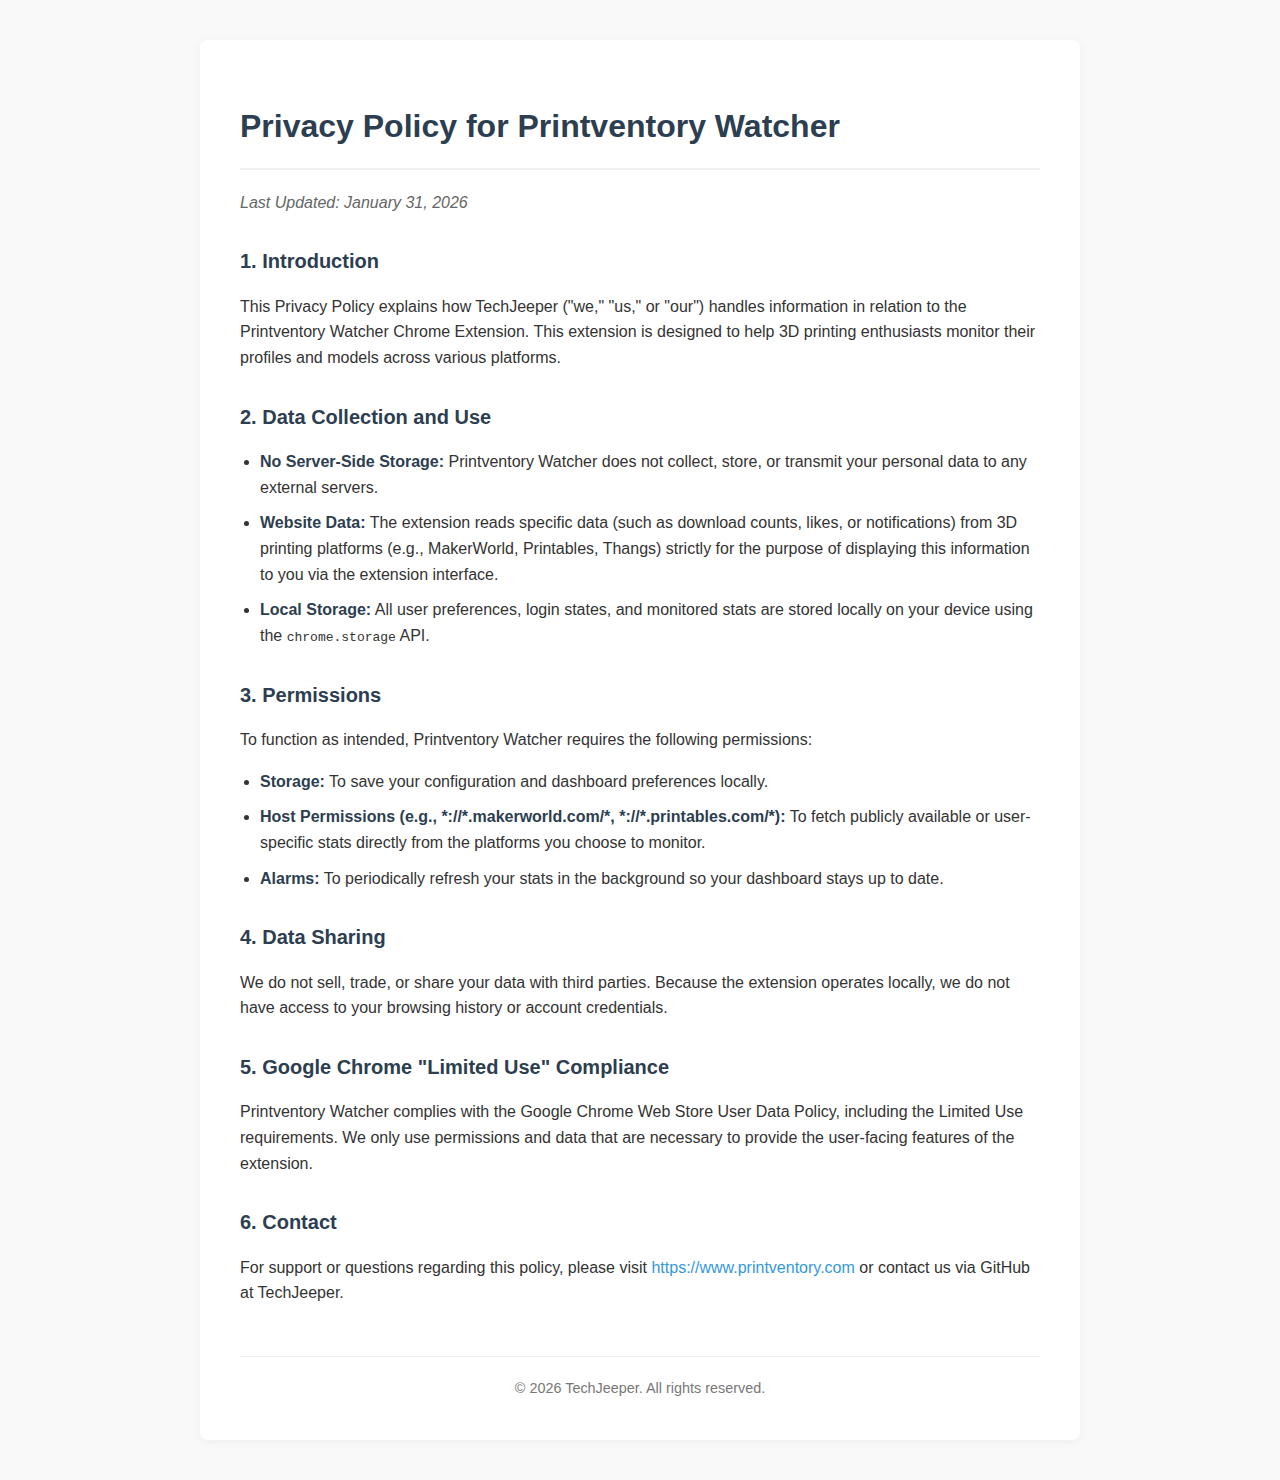
<file: extension-privacy.html>
<!DOCTYPE html>
<html lang="en">
<head>
    <meta charset="UTF-8">
    <meta name="viewport" content="width=device-width, initial-scale=1.0">
    <title>Privacy Policy - Printventory Watcher</title>
    <style>
        :root {
            --primary-color: #2c3e50;
            --text-color: #333;
            --bg-color: #f9f9f9;
            --container-bg: #ffffff;
            --accent-color: #3498db;
        }

        body {
            font-family: -apple-system, BlinkMacSystemFont, "Segoe UI", Roboto, Helvetica, Arial, sans-serif;
            line-height: 1.6;
            color: var(--text-color);
            background-color: var(--bg-color);
            margin: 0;
            padding: 0;
        }

        .container {
            max-width: 800px;
            margin: 40px auto;
            background: var(--container-bg);
            padding: 40px;
            border-radius: 8px;
            box-shadow: 0 2px 10px rgba(0,0,0,0.05);
        }

        h1 {
            color: var(--primary-color);
            border-bottom: 2px solid #eee;
            padding-bottom: 15px;
            margin-bottom: 20px;
        }

        h2 {
            color: var(--primary-color);
            margin-top: 30px;
            font-size: 1.25rem;
        }

        p {
            margin-bottom: 15px;
        }

        ul {
            margin-bottom: 15px;
            padding-left: 20px;
        }

        li {
            margin-bottom: 10px;
        }

        strong {
            color: var(--primary-color);
        }

        a {
            color: var(--accent-color);
            text-decoration: none;
        }

        a:hover {
            text-decoration: underline;
        }

        .meta {
            color: #666;
            font-style: italic;
            margin-bottom: 30px;
            display: block;
        }

        footer {
            text-align: center;
            margin-top: 50px;
            padding-top: 20px;
            border-top: 1px solid #eee;
            font-size: 0.9rem;
            color: #777;
        }

        @media (max-width: 600px) {
            .container {
                margin: 20px;
                padding: 20px;
            }
        }
    </style>
</head>
<body>

    <div class="container">
        <h1>Privacy Policy for Printventory Watcher</h1>
        <span class="meta">Last Updated: January 31, 2026</span>

        <h2>1. Introduction</h2>
        <p>This Privacy Policy explains how TechJeeper ("we," "us," or "our") handles information in relation to the Printventory Watcher Chrome Extension. This extension is designed to help 3D printing enthusiasts monitor their profiles and models across various platforms.</p>

        <h2>2. Data Collection and Use</h2>
        <ul>
            <li><strong>No Server-Side Storage:</strong> Printventory Watcher does not collect, store, or transmit your personal data to any external servers.</li>
            <li><strong>Website Data:</strong> The extension reads specific data (such as download counts, likes, or notifications) from 3D printing platforms (e.g., MakerWorld, Printables, Thangs) strictly for the purpose of displaying this information to you via the extension interface.</li>
            <li><strong>Local Storage:</strong> All user preferences, login states, and monitored stats are stored locally on your device using the <code>chrome.storage</code> API.</li>
        </ul>

        <h2>3. Permissions</h2>
        <p>To function as intended, Printventory Watcher requires the following permissions:</p>
        <ul>
            <li><strong>Storage:</strong> To save your configuration and dashboard preferences locally.</li>
            <li><strong>Host Permissions (e.g., *://*.makerworld.com/*, *://*.printables.com/*):</strong> To fetch publicly available or user-specific stats directly from the platforms you choose to monitor.</li>
            <li><strong>Alarms:</strong> To periodically refresh your stats in the background so your dashboard stays up to date.</li>
        </ul>

        <h2>4. Data Sharing</h2>
        <p>We do not sell, trade, or share your data with third parties. Because the extension operates locally, we do not have access to your browsing history or account credentials.</p>

        <h2>5. Google Chrome "Limited Use" Compliance</h2>
        <p>Printventory Watcher complies with the Google Chrome Web Store User Data Policy, including the Limited Use requirements. We only use permissions and data that are necessary to provide the user-facing features of the extension.</p>

        <h2>6. Contact</h2>
        <p>For support or questions regarding this policy, please visit <a href="https://www.printventory.com">https://www.printventory.com</a> or contact us via GitHub at TechJeeper.</p>

        <footer>
            &copy; 2026 TechJeeper. All rights reserved.
        </footer>
    </div>

</body>
</html>
</file>
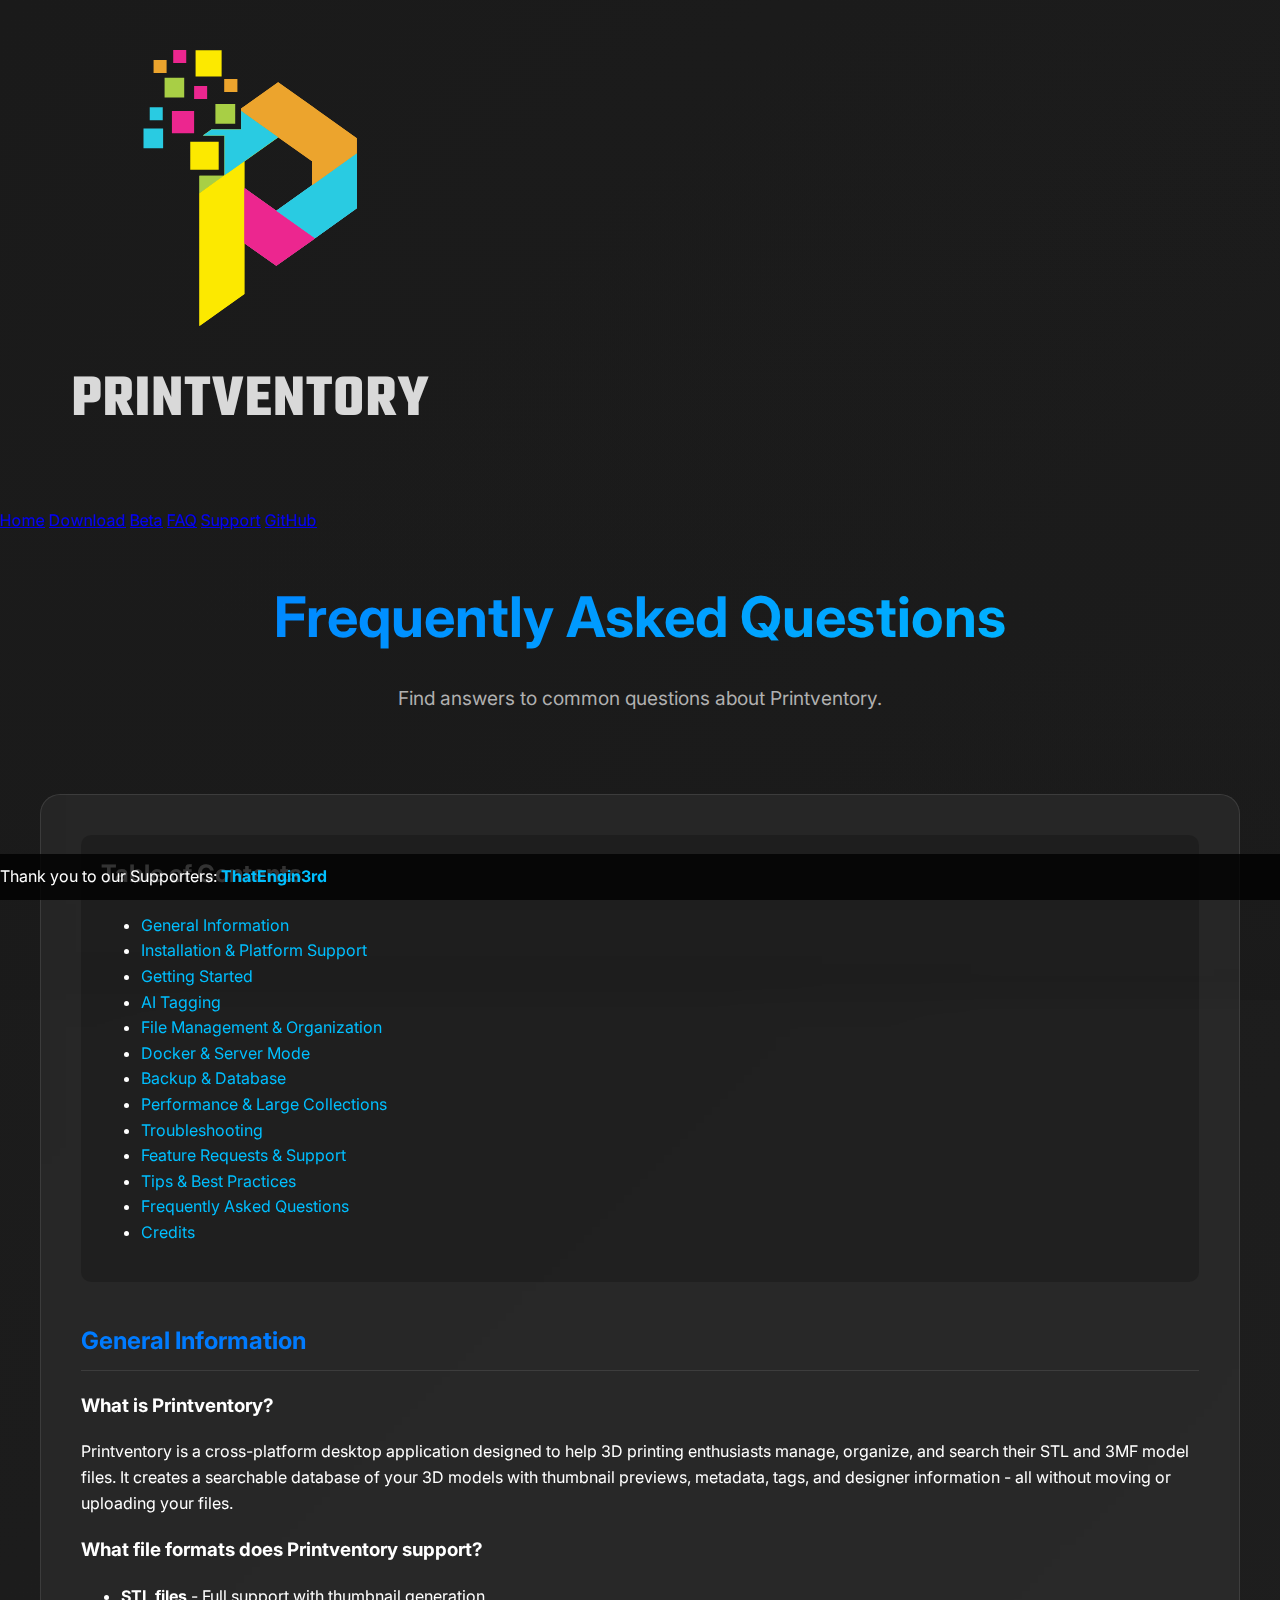
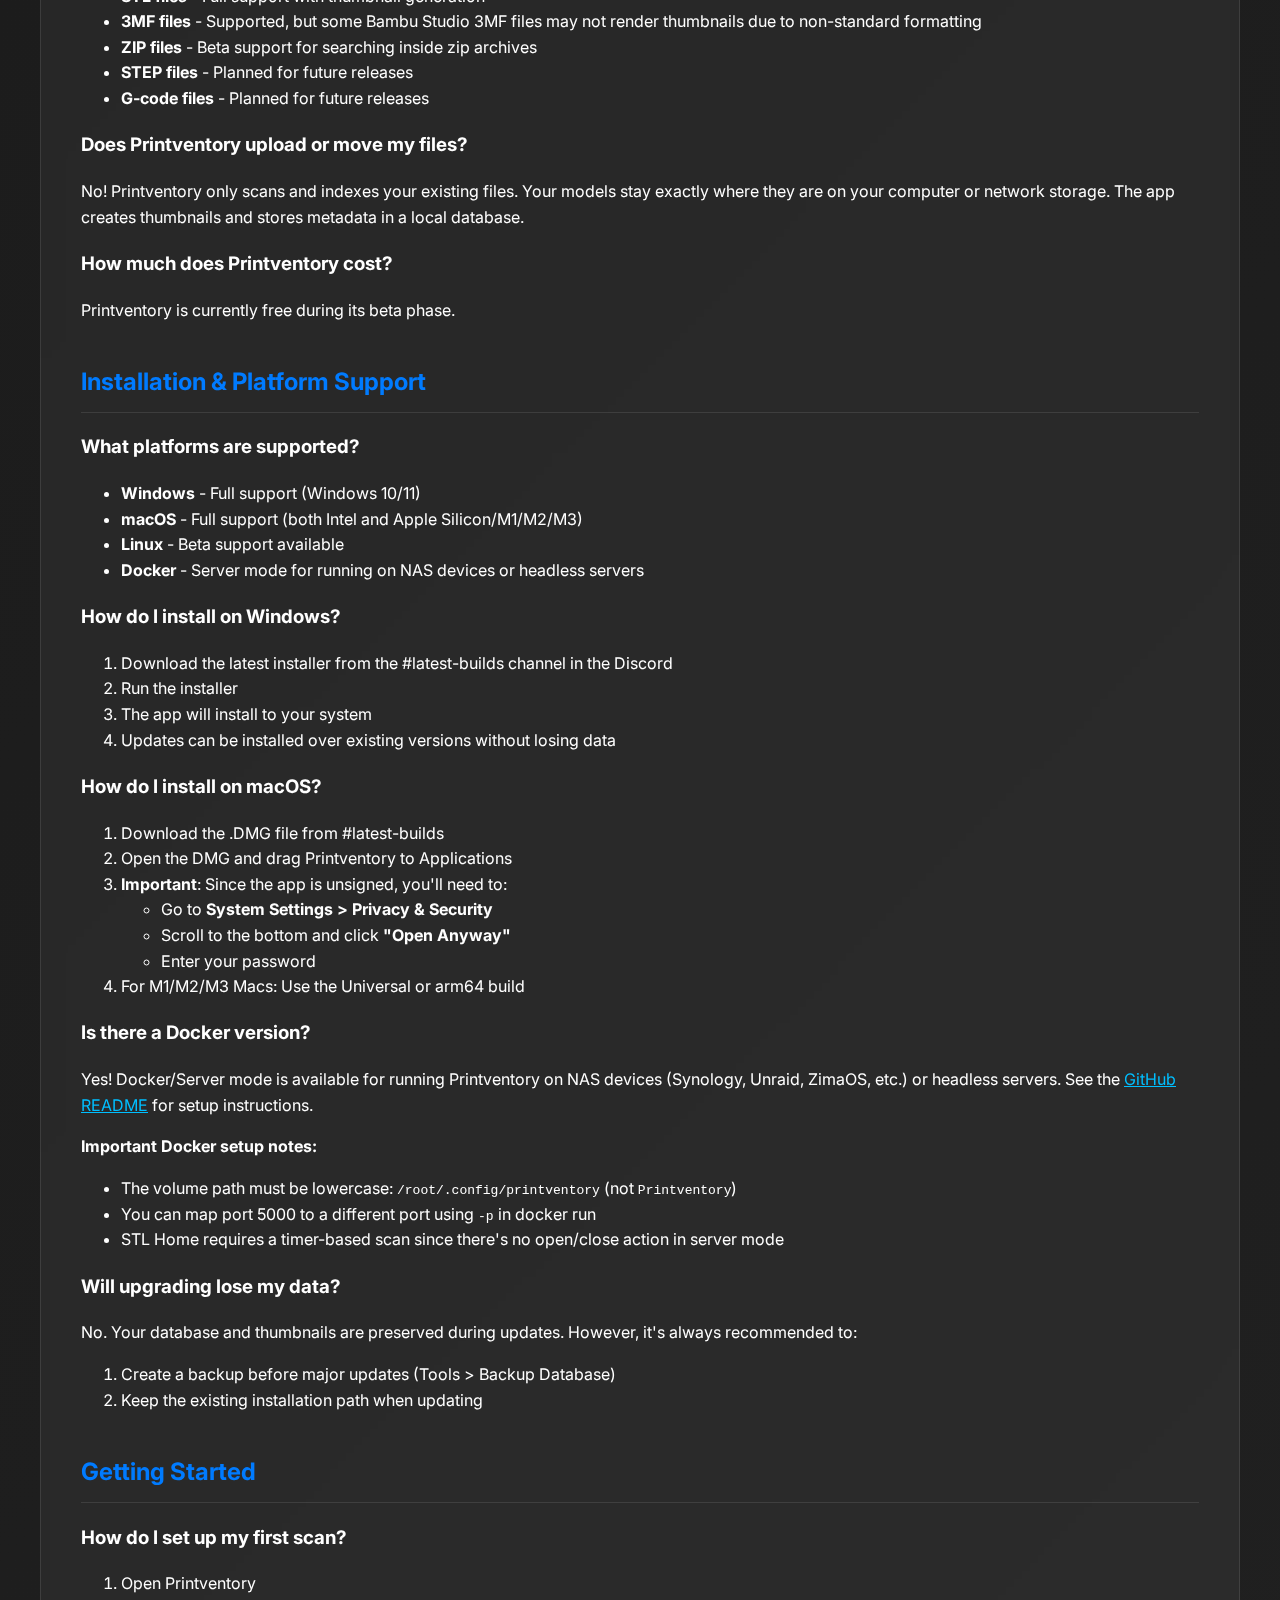
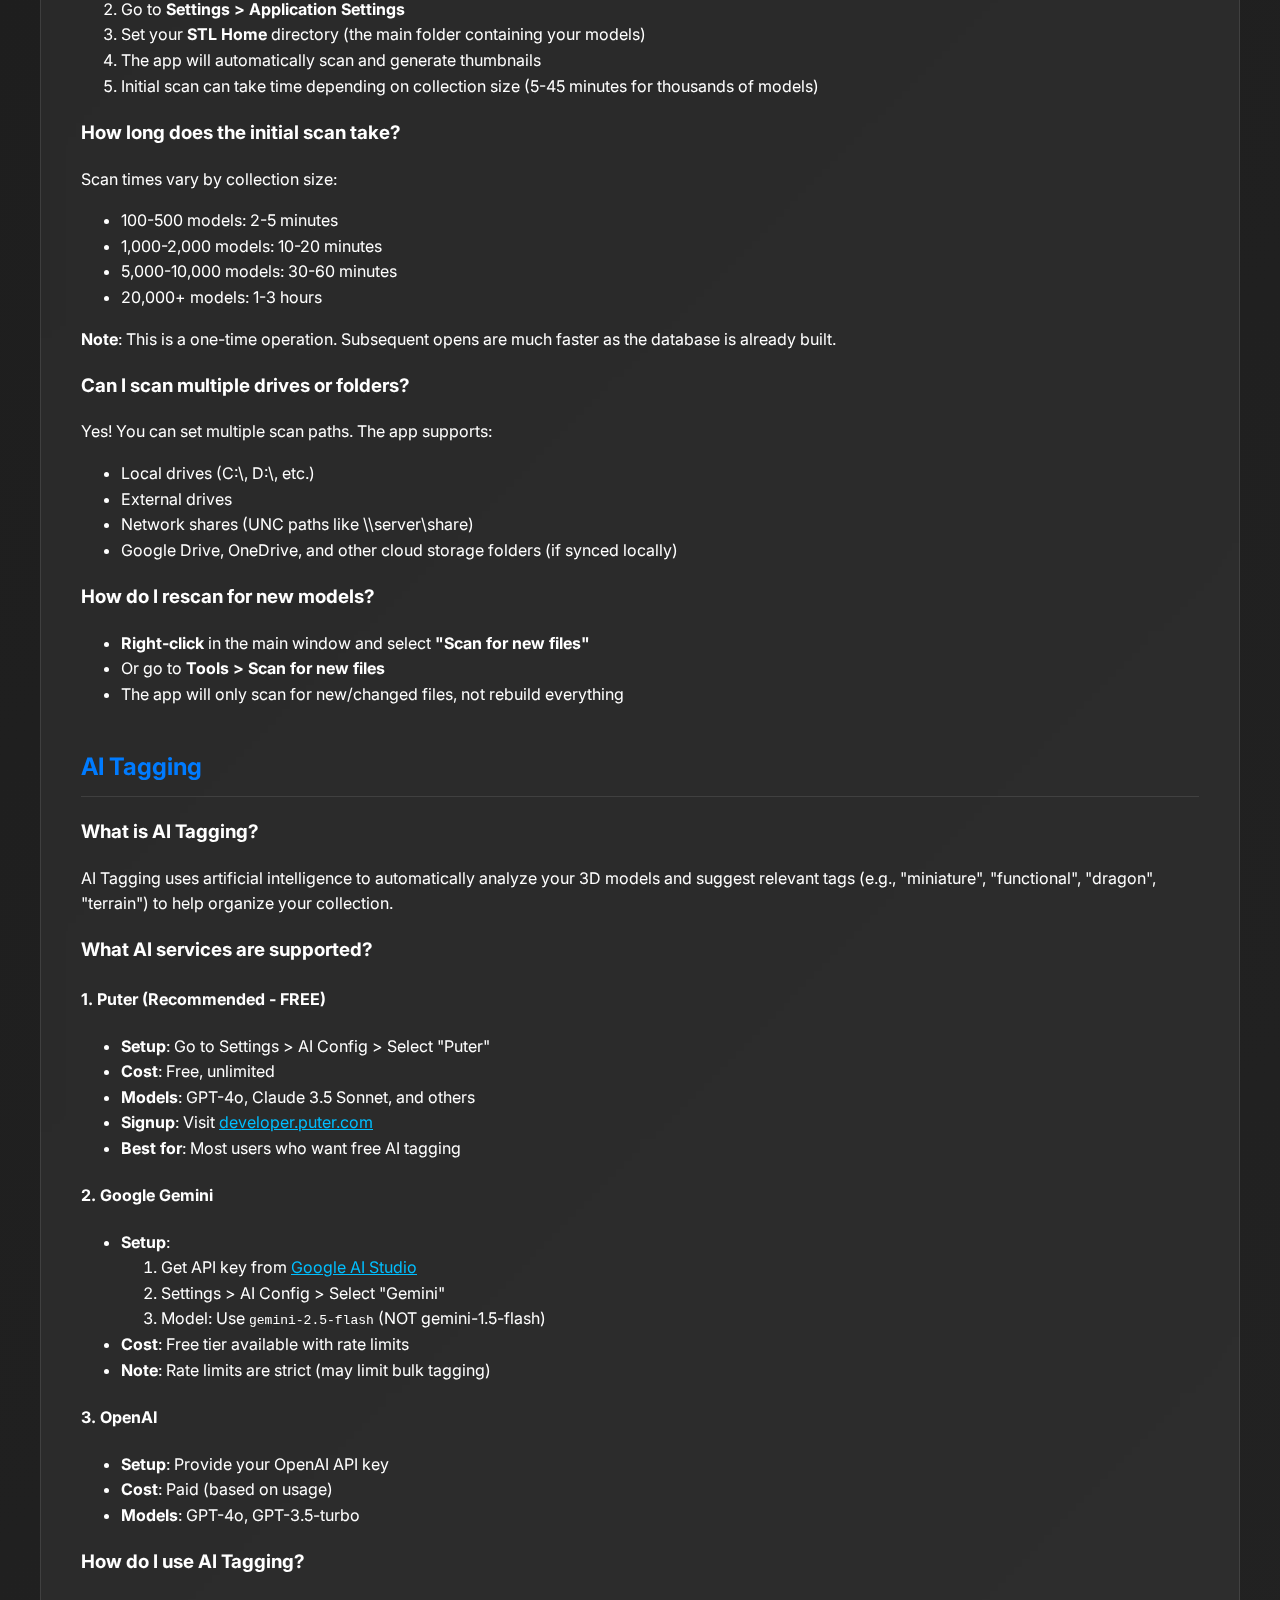
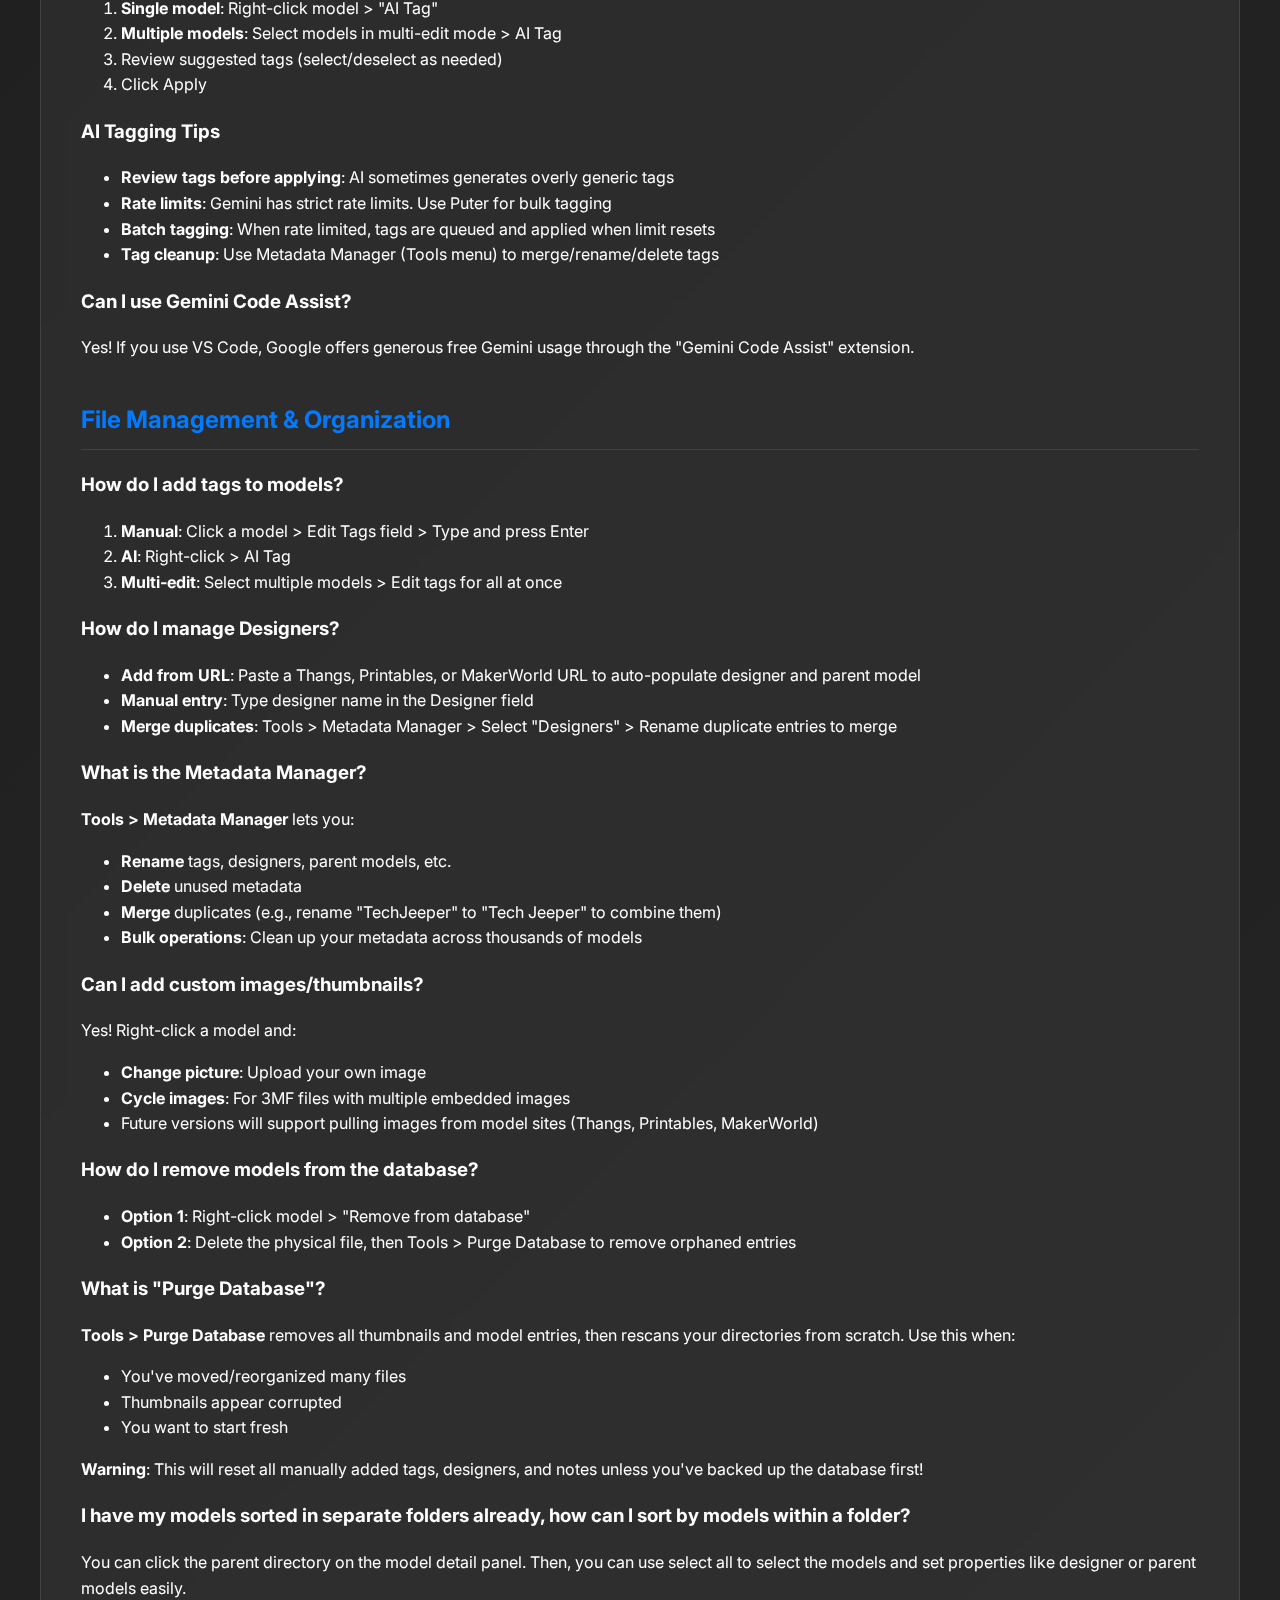
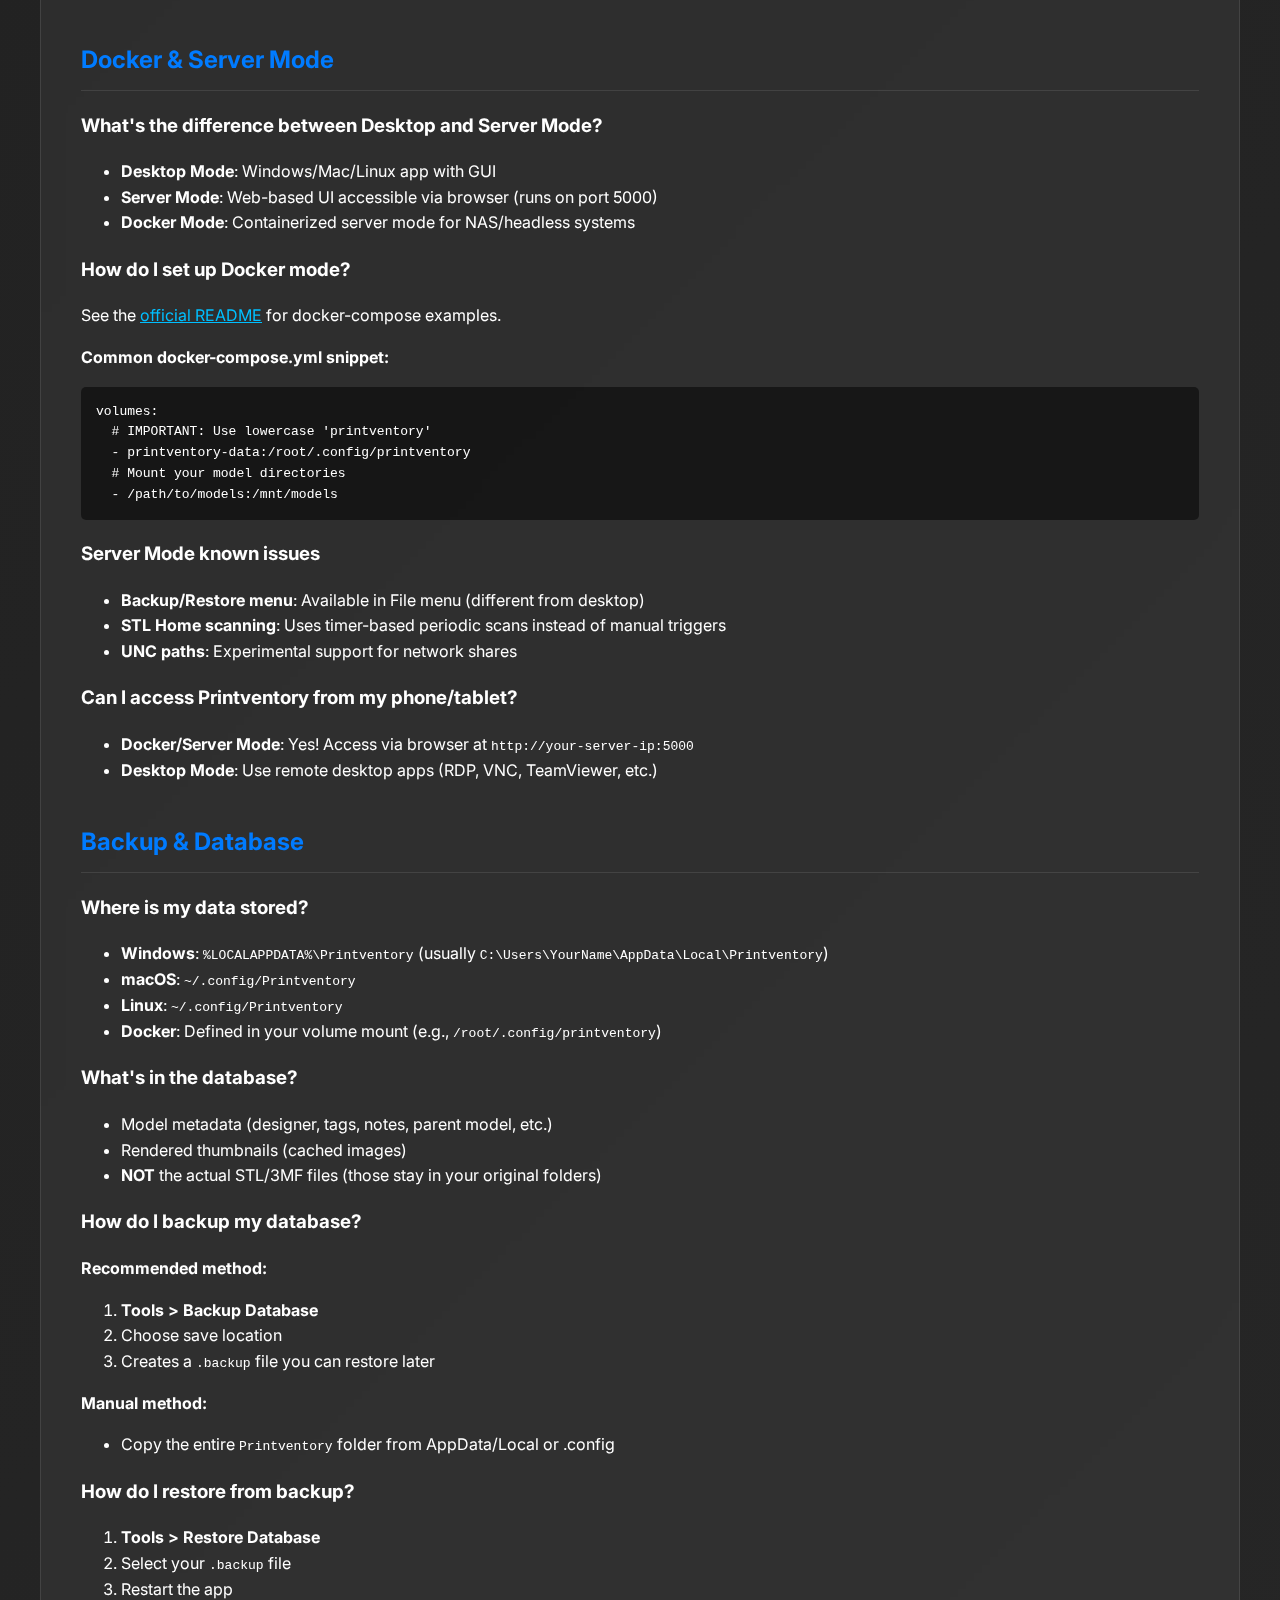
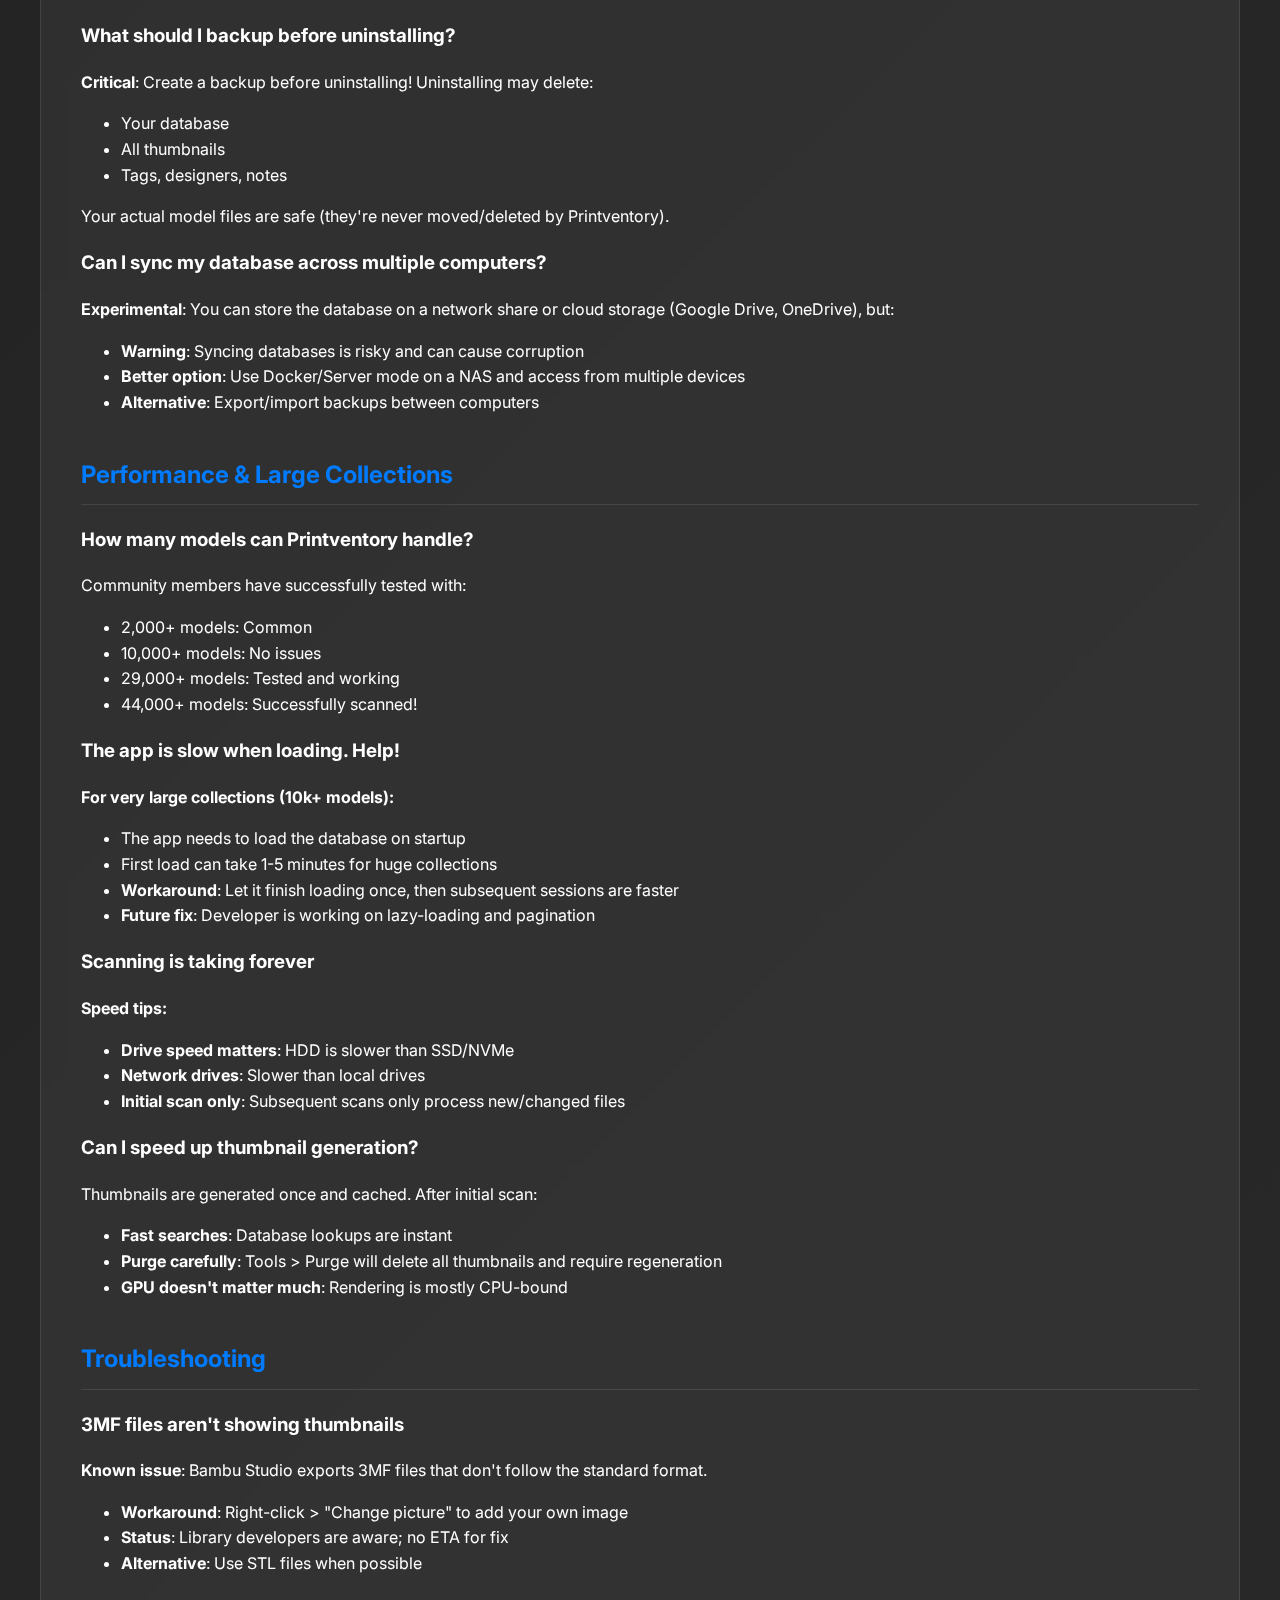
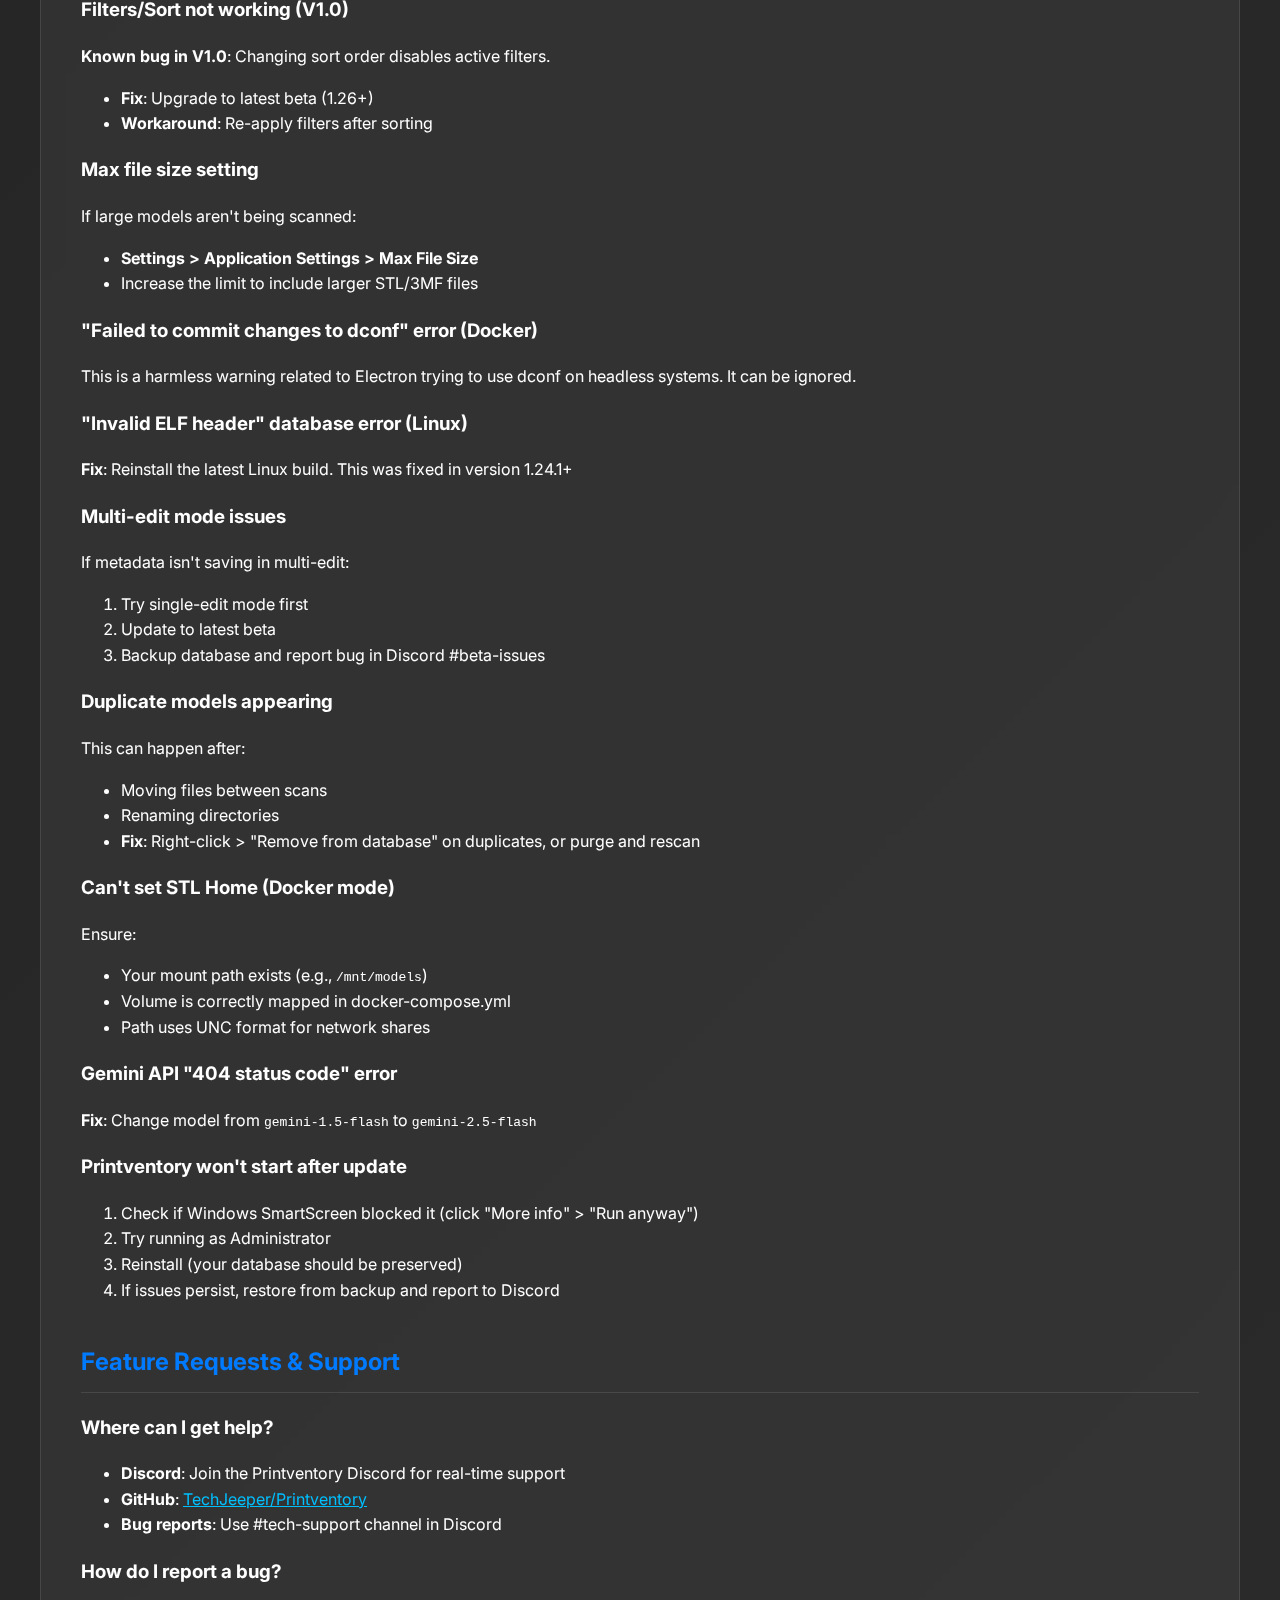
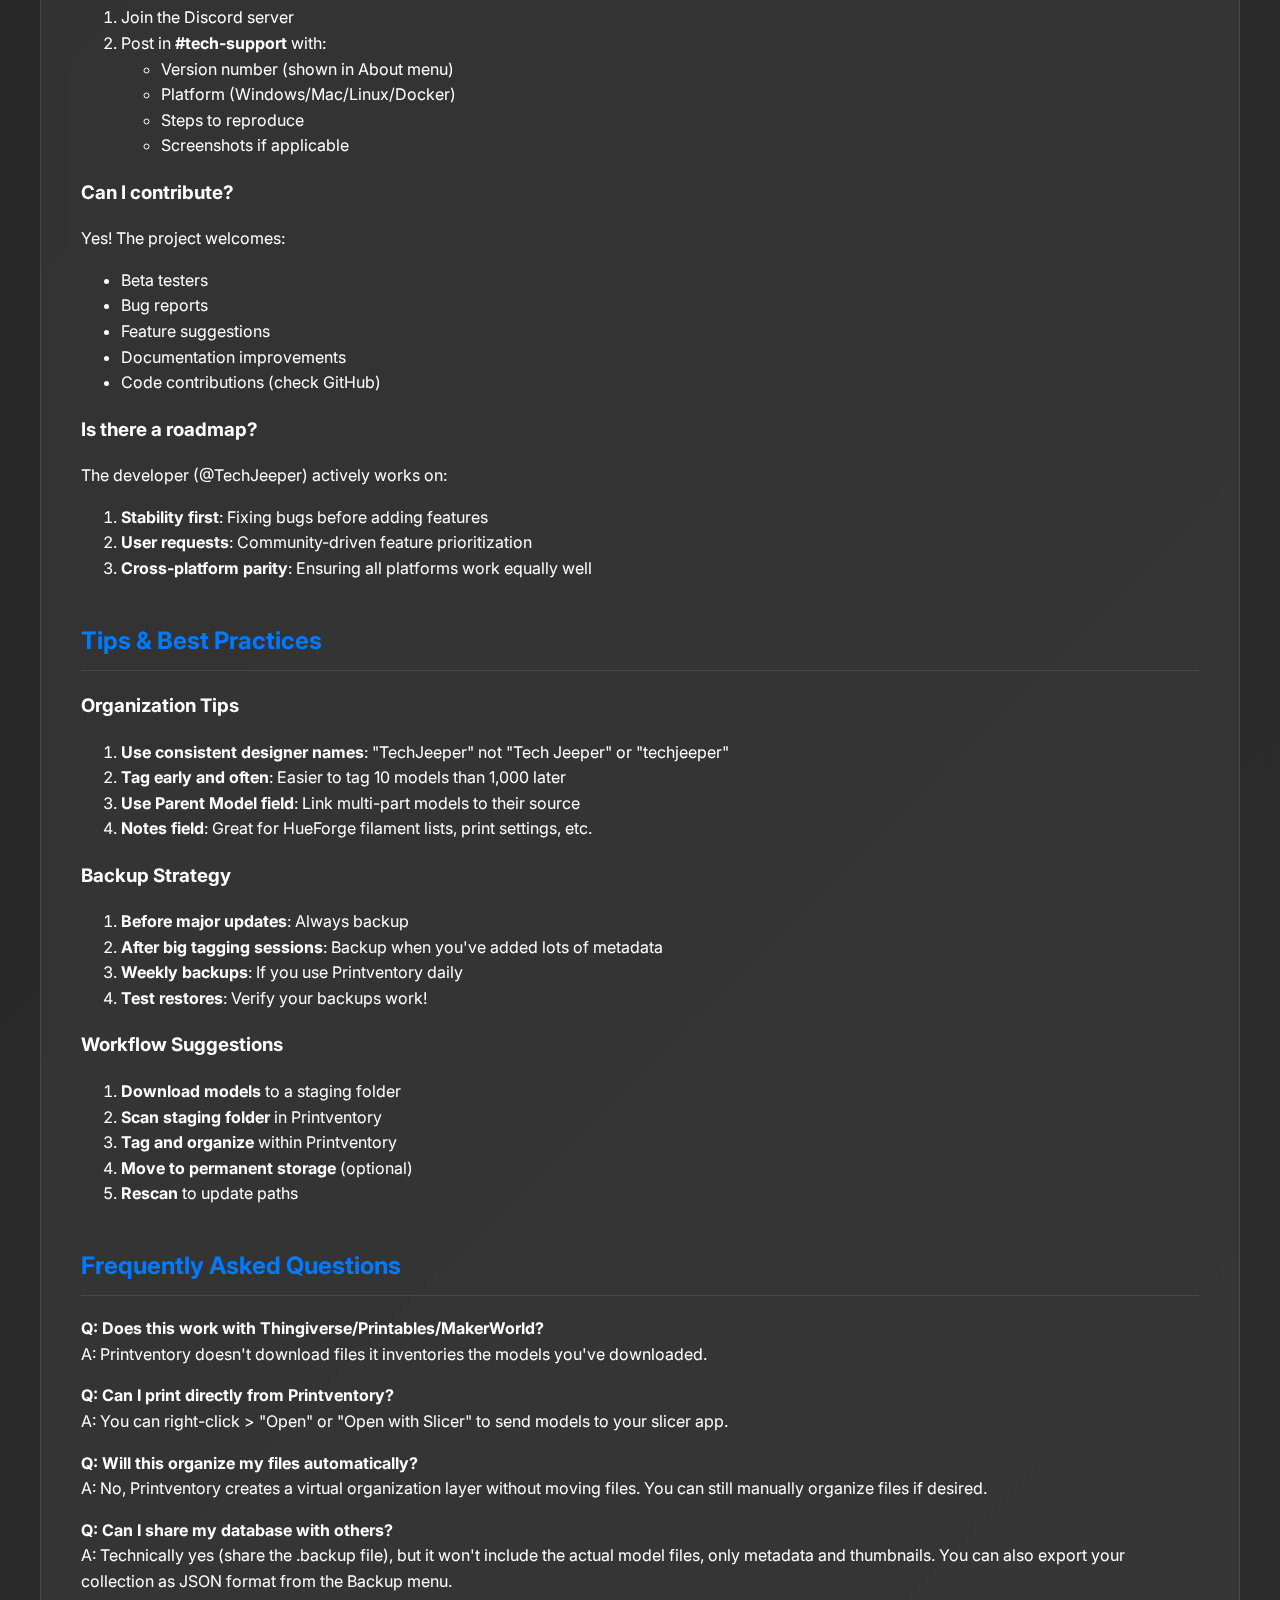
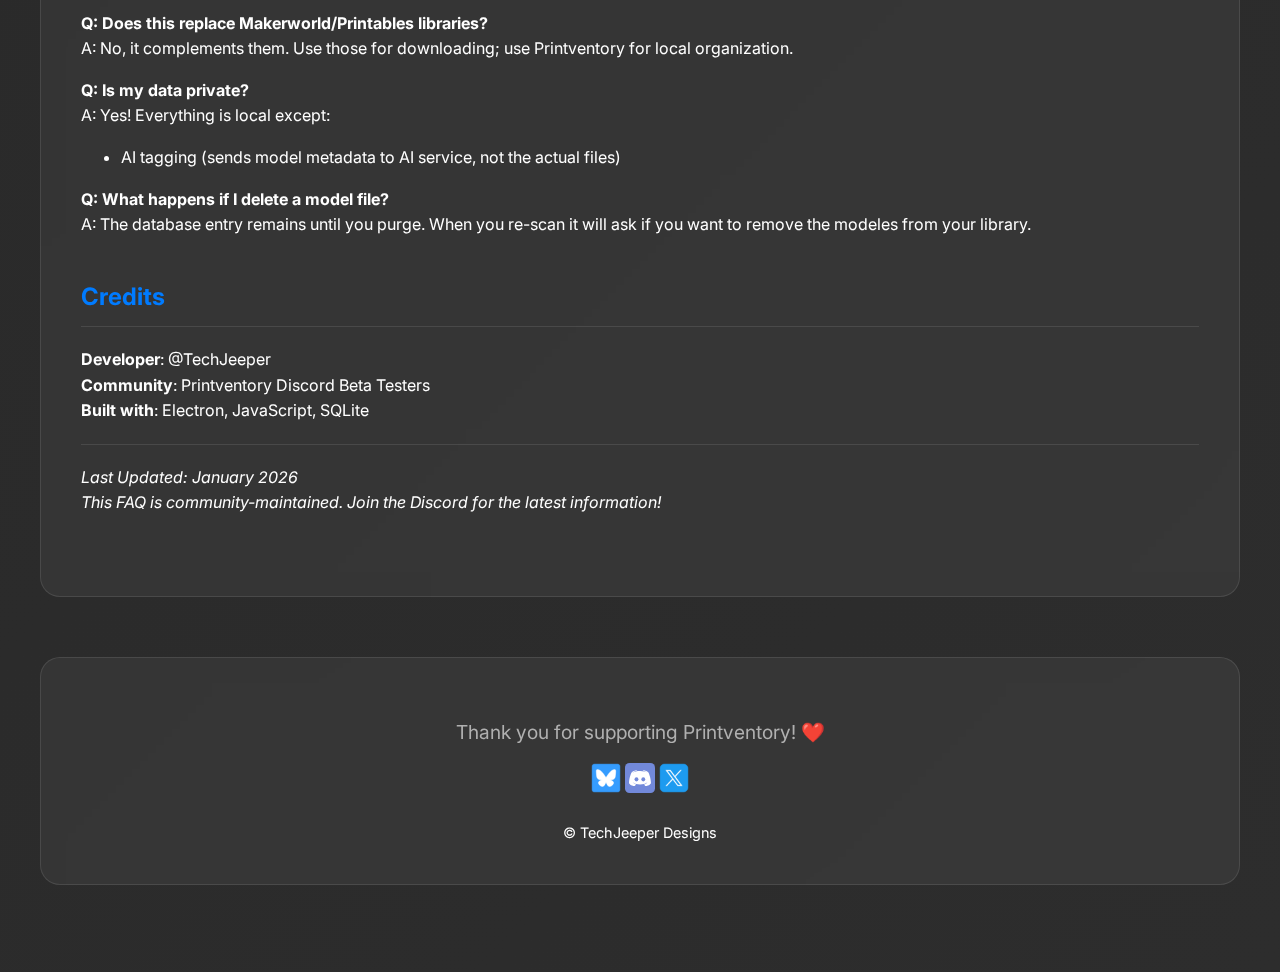
<file: faq.html>
<!DOCTYPE html>
<html lang="en">
<head>
  <meta charset="UTF-8">
  <meta name="viewport" content="width=device-width, initial-scale=1.0">
  <title>Printventory FAQ - Frequently Asked Questions</title>
  <link rel="stylesheet" href="https://fonts.googleapis.com/css2?family=Inter:wght@400;500;600;700&display=swap">
  <link rel="stylesheet" href="styles.css">
  <link rel="icon" type="image/png" href="/favicon-96x96.png" sizes="96x96" />
  <link rel="icon" type="image/svg+xml" href="/favicon.svg" />
  <link rel="shortcut icon" href="/favicon.ico" />
  <link rel="apple-touch-icon" sizes="180x180" href="/apple-touch-icon.png" />
  <link rel="manifest" href="/site.webmanifest" />
</head>

<script async src="https://www.googletagmanager.com/gtag/js?id=G-KJ2X0SQYQV"></script>
<script>
  window.dataLayer = window.dataLayer || [];
  function gtag(){dataLayer.push(arguments);}
  gtag('js', new Date());

  gtag('config', 'G-KJ2X0SQYQV');
</script>

<body>
    <nav class="navbar">
      <div class="navbar-brand">
          <a href="index.html">
              <img src="logo.png" alt="Printventory Logo">
          </a>
      </div>
      <div class="navbar-menu">
          <a href="index.html">Home</a>
          <a href="public.html">Download</a>
          <a href="beta.html">Beta</a>
          <a href="faq.html">FAQ</a>
          <a href="support.html">Support</a>
          <a href="https://github.com/TechJeeper/Printventory" target="_blank" rel="noopener noreferrer">GitHub</a>
      </div>
    </nav>
  <div class="container">
    <div class="hero-background"></div>

    <div class="hero-section fade-in">
      <h1>Frequently Asked Questions</h1>
      <p>Find answers to common questions about Printventory.</p>
    </div>

    <div class="faq-content" style="background: rgba(255, 255, 255, 0.05); border-radius: 20px; backdrop-filter: blur(10px); border: 1px solid rgba(255, 255, 255, 0.1); padding: 40px; margin-bottom: 60px;">

        <div class="toc" style="background: rgba(0, 0, 0, 0.2); padding: 20px; border-radius: 10px; margin-bottom: 40px;">
            <h2 style="margin-top: 0;">Table of Contents</h2>
            <ul>
                <li><a href="#general-information" style="color: #00bfff; text-decoration: none;">General Information</a></li>
                <li><a href="#installation-platform-support" style="color: #00bfff; text-decoration: none;">Installation & Platform Support</a></li>
                <li><a href="#getting-started" style="color: #00bfff; text-decoration: none;">Getting Started</a></li>
                <li><a href="#ai-tagging" style="color: #00bfff; text-decoration: none;">AI Tagging</a></li>
                <li><a href="#file-management-organization" style="color: #00bfff; text-decoration: none;">File Management & Organization</a></li>
                <li><a href="#docker-server-mode" style="color: #00bfff; text-decoration: none;">Docker & Server Mode</a></li>
                <li><a href="#backup-database" style="color: #00bfff; text-decoration: none;">Backup & Database</a></li>
                <li><a href="#performance-large-collections" style="color: #00bfff; text-decoration: none;">Performance & Large Collections</a></li>
                <li><a href="#troubleshooting" style="color: #00bfff; text-decoration: none;">Troubleshooting</a></li>
                <li><a href="#feature-requests-support" style="color: #00bfff; text-decoration: none;">Feature Requests & Support</a></li>
                <li><a href="#tips-best-practices" style="color: #00bfff; text-decoration: none;">Tips & Best Practices</a></li>
                <li><a href="#frequently-asked-questions" style="color: #00bfff; text-decoration: none;">Frequently Asked Questions</a></li>
                <li><a href="#credits" style="color: #00bfff; text-decoration: none;">Credits</a></li>
            </ul>
        </div>

        <div id="general-information" style="margin-bottom: 40px;">
            <h2 style="color: #007bff; border-bottom: 1px solid rgba(255,255,255,0.1); padding-bottom: 10px;">General Information</h2>

            <h3>What is Printventory?</h3>
            <p>Printventory is a cross-platform desktop application designed to help 3D printing enthusiasts manage, organize, and search their STL and 3MF model files. It creates a searchable database of your 3D models with thumbnail previews, metadata, tags, and designer information - all without moving or uploading your files.</p>

            <h3>What file formats does Printventory support?</h3>
            <ul>
                <li><strong>STL files</strong> - Full support with thumbnail generation</li>
                <li><strong>3MF files</strong> - Supported, but some Bambu Studio 3MF files may not render thumbnails due to non-standard formatting</li>
                <li><strong>ZIP files</strong> - Beta support for searching inside zip archives</li>
                <li><strong>STEP files</strong> - Planned for future releases</li>
                <li><strong>G-code files</strong> - Planned for future releases</li>
            </ul>

            <h3>Does Printventory upload or move my files?</h3>
            <p>No! Printventory only scans and indexes your existing files. Your models stay exactly where they are on your computer or network storage. The app creates thumbnails and stores metadata in a local database.</p>

            <h3>How much does Printventory cost?</h3>
            <p>Printventory is currently free during its beta phase.</p>
        </div>

        <div id="installation-platform-support" style="margin-bottom: 40px;">
            <h2 style="color: #007bff; border-bottom: 1px solid rgba(255,255,255,0.1); padding-bottom: 10px;">Installation & Platform Support</h2>

            <h3>What platforms are supported?</h3>
            <ul>
                <li><strong>Windows</strong> - Full support (Windows 10/11)</li>
                <li><strong>macOS</strong> - Full support (both Intel and Apple Silicon/M1/M2/M3)</li>
                <li><strong>Linux</strong> - Beta support available</li>
                <li><strong>Docker</strong> - Server mode for running on NAS devices or headless servers</li>
            </ul>

            <h3>How do I install on Windows?</h3>
            <ol>
                <li>Download the latest installer from the #latest-builds channel in the Discord</li>
                <li>Run the installer</li>
                <li>The app will install to your system</li>
                <li>Updates can be installed over existing versions without losing data</li>
            </ol>

            <h3>How do I install on macOS?</h3>
            <ol>
                <li>Download the .DMG file from #latest-builds</li>
                <li>Open the DMG and drag Printventory to Applications</li>
                <li><strong>Important</strong>: Since the app is unsigned, you'll need to:
                    <ul>
                        <li>Go to <strong>System Settings > Privacy & Security</strong></li>
                        <li>Scroll to the bottom and click <strong>"Open Anyway"</strong></li>
                        <li>Enter your password</li>
                    </ul>
                </li>
                <li>For M1/M2/M3 Macs: Use the Universal or arm64 build</li>
            </ol>

            <h3>Is there a Docker version?</h3>
            <p>Yes! Docker/Server mode is available for running Printventory on NAS devices (Synology, Unraid, ZimaOS, etc.) or headless servers. See the <a href="https://github.com/TechJeeper/Printventory/blob/main/README.md" target="_blank" style="color: #00bfff;">GitHub README</a> for setup instructions.</p>

            <p><strong>Important Docker setup notes:</strong></p>
            <ul>
                <li>The volume path must be lowercase: <code>/root/.config/printventory</code> (not <code>Printventory</code>)</li>
                <li>You can map port 5000 to a different port using <code>-p</code> in docker run</li>
                <li>STL Home requires a timer-based scan since there's no open/close action in server mode</li>
            </ul>

            <h3>Will upgrading lose my data?</h3>
            <p>No. Your database and thumbnails are preserved during updates. However, it's always recommended to:</p>
            <ol>
                <li>Create a backup before major updates (Tools > Backup Database)</li>
                <li>Keep the existing installation path when updating</li>
            </ol>
        </div>

        <div id="getting-started" style="margin-bottom: 40px;">
            <h2 style="color: #007bff; border-bottom: 1px solid rgba(255,255,255,0.1); padding-bottom: 10px;">Getting Started</h2>

            <h3>How do I set up my first scan?</h3>
            <ol>
                <li>Open Printventory</li>
                <li>Go to <strong>Settings > Application Settings</strong></li>
                <li>Set your <strong>STL Home</strong> directory (the main folder containing your models)</li>
                <li>The app will automatically scan and generate thumbnails</li>
                <li>Initial scan can take time depending on collection size (5-45 minutes for thousands of models)</li>
            </ol>

            <h3>How long does the initial scan take?</h3>
            <p>Scan times vary by collection size:</p>
            <ul>
                <li>100-500 models: 2-5 minutes</li>
                <li>1,000-2,000 models: 10-20 minutes</li>
                <li>5,000-10,000 models: 30-60 minutes</li>
                <li>20,000+ models: 1-3 hours</li>
            </ul>
            <p><strong>Note</strong>: This is a one-time operation. Subsequent opens are much faster as the database is already built.</p>

            <h3>Can I scan multiple drives or folders?</h3>
            <p>Yes! You can set multiple scan paths. The app supports:</p>
            <ul>
                <li>Local drives (C:\, D:\, etc.)</li>
                <li>External drives</li>
                <li>Network shares (UNC paths like \\server\share)</li>
                <li>Google Drive, OneDrive, and other cloud storage folders (if synced locally)</li>
            </ul>

            <h3>How do I rescan for new models?</h3>
            <ul>
                <li><strong>Right-click</strong> in the main window and select <strong>"Scan for new files"</strong></li>
                <li>Or go to <strong>Tools > Scan for new files</strong></li>
                <li>The app will only scan for new/changed files, not rebuild everything</li>
            </ul>
        </div>

        <div id="ai-tagging" style="margin-bottom: 40px;">
            <h2 style="color: #007bff; border-bottom: 1px solid rgba(255,255,255,0.1); padding-bottom: 10px;">AI Tagging</h2>

            <h3>What is AI Tagging?</h3>
            <p>AI Tagging uses artificial intelligence to automatically analyze your 3D models and suggest relevant tags (e.g., "miniature", "functional", "dragon", "terrain") to help organize your collection.</p>

            <h3>What AI services are supported?</h3>

            <h4>1. Puter (Recommended - FREE)</h4>
            <ul>
                <li><strong>Setup</strong>: Go to Settings > AI Config > Select "Puter"</li>
                <li><strong>Cost</strong>: Free, unlimited</li>
                <li><strong>Models</strong>: GPT-4o, Claude 3.5 Sonnet, and others</li>
                <li><strong>Signup</strong>: Visit <a href="https://developer.puter.com/" target="_blank" style="color: #00bfff;">developer.puter.com</a></li>
                <li><strong>Best for</strong>: Most users who want free AI tagging</li>
            </ul>

            <h4>2. Google Gemini</h4>
            <ul>
                <li><strong>Setup</strong>:
                    <ol>
                        <li>Get API key from <a href="https://aistudio.google.com/" target="_blank" style="color: #00bfff;">Google AI Studio</a></li>
                        <li>Settings > AI Config > Select "Gemini"</li>
                        <li>Model: Use <code>gemini-2.5-flash</code> (NOT gemini-1.5-flash)</li>
                    </ol>
                </li>
                <li><strong>Cost</strong>: Free tier available with rate limits</li>
                <li><strong>Note</strong>: Rate limits are strict (may limit bulk tagging)</li>
            </ul>

            <h4>3. OpenAI</h4>
            <ul>
                <li><strong>Setup</strong>: Provide your OpenAI API key</li>
                <li><strong>Cost</strong>: Paid (based on usage)</li>
                <li><strong>Models</strong>: GPT-4o, GPT-3.5-turbo</li>
            </ul>

            <h3>How do I use AI Tagging?</h3>
            <ol>
                <li><strong>Single model</strong>: Right-click model > "AI Tag"</li>
                <li><strong>Multiple models</strong>: Select models in multi-edit mode > AI Tag</li>
                <li>Review suggested tags (select/deselect as needed)</li>
                <li>Click Apply</li>
            </ol>

            <h3>AI Tagging Tips</h3>
            <ul>
                <li><strong>Review tags before applying</strong>: AI sometimes generates overly generic tags</li>
                <li><strong>Rate limits</strong>: Gemini has strict rate limits. Use Puter for bulk tagging</li>
                <li><strong>Batch tagging</strong>: When rate limited, tags are queued and applied when limit resets</li>
                <li><strong>Tag cleanup</strong>: Use Metadata Manager (Tools menu) to merge/rename/delete tags</li>
            </ul>

            <h3>Can I use Gemini Code Assist?</h3>
            <p>Yes! If you use VS Code, Google offers generous free Gemini usage through the "Gemini Code Assist" extension.</p>
        </div>

        <div id="file-management-organization" style="margin-bottom: 40px;">
            <h2 style="color: #007bff; border-bottom: 1px solid rgba(255,255,255,0.1); padding-bottom: 10px;">File Management & Organization</h2>

            <h3>How do I add tags to models?</h3>
            <ol>
                <li><strong>Manual</strong>: Click a model > Edit Tags field > Type and press Enter</li>
                <li><strong>AI</strong>: Right-click > AI Tag</li>
                <li><strong>Multi-edit</strong>: Select multiple models > Edit tags for all at once</li>
            </ol>

            <h3>How do I manage Designers?</h3>
            <ul>
                <li><strong>Add from URL</strong>: Paste a Thangs, Printables, or MakerWorld URL to auto-populate designer and parent model</li>
                <li><strong>Manual entry</strong>: Type designer name in the Designer field</li>
                <li><strong>Merge duplicates</strong>: Tools > Metadata Manager > Select "Designers" > Rename duplicate entries to merge</li>
            </ul>

            <h3>What is the Metadata Manager?</h3>
            <p><strong>Tools > Metadata Manager</strong> lets you:</p>
            <ul>
                <li><strong>Rename</strong> tags, designers, parent models, etc.</li>
                <li><strong>Delete</strong> unused metadata</li>
                <li><strong>Merge</strong> duplicates (e.g., rename "TechJeeper" to "Tech Jeeper" to combine them)</li>
                <li><strong>Bulk operations</strong>: Clean up your metadata across thousands of models</li>
            </ul>

            <h3>Can I add custom images/thumbnails?</h3>
            <p>Yes! Right-click a model and:</p>
            <ul>
                <li><strong>Change picture</strong>: Upload your own image</li>
                <li><strong>Cycle images</strong>: For 3MF files with multiple embedded images</li>
                <li>Future versions will support pulling images from model sites (Thangs, Printables, MakerWorld)</li>
            </ul>

            <h3>How do I remove models from the database?</h3>
            <ul>
                <li><strong>Option 1</strong>: Right-click model > "Remove from database"</li>
                <li><strong>Option 2</strong>: Delete the physical file, then Tools > Purge Database to remove orphaned entries</li>
            </ul>

            <h3>What is "Purge Database"?</h3>
            <p><strong>Tools > Purge Database</strong> removes all thumbnails and model entries, then rescans your directories from scratch. Use this when:</p>
            <ul>
                <li>You've moved/reorganized many files</li>
                <li>Thumbnails appear corrupted</li>
                <li>You want to start fresh</li>
            </ul>
            <p><strong>Warning</strong>: This will reset all manually added tags, designers, and notes unless you've backed up the database first!</p>

            <h3>I have my models sorted in separate folders already, how can I sort by models within a folder?</h3>
            <p>You can click the parent directory on the model detail panel. Then, you can use select all to select the models and set properties like designer or parent models easily.</p>
        </div>

        <div id="docker-server-mode" style="margin-bottom: 40px;">
            <h2 style="color: #007bff; border-bottom: 1px solid rgba(255,255,255,0.1); padding-bottom: 10px;">Docker & Server Mode</h2>

            <h3>What's the difference between Desktop and Server Mode?</h3>
            <ul>
                <li><strong>Desktop Mode</strong>: Windows/Mac/Linux app with GUI</li>
                <li><strong>Server Mode</strong>: Web-based UI accessible via browser (runs on port 5000)</li>
                <li><strong>Docker Mode</strong>: Containerized server mode for NAS/headless systems</li>
            </ul>

            <h3>How do I set up Docker mode?</h3>
            <p>See the <a href="https://github.com/TechJeeper/Printventory/blob/main/README.md" target="_blank" style="color: #00bfff;">official README</a> for docker-compose examples.</p>

            <p><strong>Common docker-compose.yml snippet:</strong></p>
            <pre style="background: rgba(0,0,0,0.5); padding: 15px; border-radius: 5px; overflow-x: auto;"><code>volumes:
  # IMPORTANT: Use lowercase 'printventory'
  - printventory-data:/root/.config/printventory
  # Mount your model directories
  - /path/to/models:/mnt/models</code></pre>

            <h3>Server Mode known issues</h3>
            <ul>
                <li><strong>Backup/Restore menu</strong>: Available in File menu (different from desktop)</li>
                <li><strong>STL Home scanning</strong>: Uses timer-based periodic scans instead of manual triggers</li>
                <li><strong>UNC paths</strong>: Experimental support for network shares</li>
            </ul>

            <h3>Can I access Printventory from my phone/tablet?</h3>
            <ul>
                <li><strong>Docker/Server Mode</strong>: Yes! Access via browser at <code>http://your-server-ip:5000</code></li>
                <li><strong>Desktop Mode</strong>: Use remote desktop apps (RDP, VNC, TeamViewer, etc.)</li>
            </ul>
        </div>

        <div id="backup-database" style="margin-bottom: 40px;">
            <h2 style="color: #007bff; border-bottom: 1px solid rgba(255,255,255,0.1); padding-bottom: 10px;">Backup & Database</h2>

            <h3>Where is my data stored?</h3>
            <ul>
                <li><strong>Windows</strong>: <code>%LOCALAPPDATA%\Printventory</code> (usually <code>C:\Users\YourName\AppData\Local\Printventory</code>)</li>
                <li><strong>macOS</strong>: <code>~/.config/Printventory</code></li>
                <li><strong>Linux</strong>: <code>~/.config/Printventory</code></li>
                <li><strong>Docker</strong>: Defined in your volume mount (e.g., <code>/root/.config/printventory</code>)</li>
            </ul>

            <h3>What's in the database?</h3>
            <ul>
                <li>Model metadata (designer, tags, notes, parent model, etc.)</li>
                <li>Rendered thumbnails (cached images)</li>
                <li><strong>NOT</strong> the actual STL/3MF files (those stay in your original folders)</li>
            </ul>

            <h3>How do I backup my database?</h3>
            <p><strong>Recommended method:</strong></p>
            <ol>
                <li><strong>Tools > Backup Database</strong></li>
                <li>Choose save location</li>
                <li>Creates a <code>.backup</code> file you can restore later</li>
            </ol>

            <p><strong>Manual method:</strong></p>
            <ul>
                <li>Copy the entire <code>Printventory</code> folder from AppData/Local or .config</li>
            </ul>

            <h3>How do I restore from backup?</h3>
            <ol>
                <li><strong>Tools > Restore Database</strong></li>
                <li>Select your <code>.backup</code> file</li>
                <li>Restart the app</li>
            </ol>

            <h3>What should I backup before uninstalling?</h3>
            <p><strong>Critical</strong>: Create a backup before uninstalling! Uninstalling may delete:</p>
            <ul>
                <li>Your database</li>
                <li>All thumbnails</li>
                <li>Tags, designers, notes</li>
            </ul>
            <p>Your actual model files are safe (they're never moved/deleted by Printventory).</p>

            <h3>Can I sync my database across multiple computers?</h3>
            <p><strong>Experimental</strong>: You can store the database on a network share or cloud storage (Google Drive, OneDrive), but:</p>
            <ul>
                <li><strong>Warning</strong>: Syncing databases is risky and can cause corruption</li>
                <li><strong>Better option</strong>: Use Docker/Server mode on a NAS and access from multiple devices</li>
                <li><strong>Alternative</strong>: Export/import backups between computers</li>
            </ul>
        </div>

        <div id="performance-large-collections" style="margin-bottom: 40px;">
            <h2 style="color: #007bff; border-bottom: 1px solid rgba(255,255,255,0.1); padding-bottom: 10px;">Performance & Large Collections</h2>

            <h3>How many models can Printventory handle?</h3>
            <p>Community members have successfully tested with:</p>
            <ul>
                <li>2,000+ models: Common</li>
                <li>10,000+ models: No issues</li>
                <li>29,000+ models: Tested and working</li>
                <li>44,000+ models: Successfully scanned!</li>
            </ul>

            <h3>The app is slow when loading. Help!</h3>
            <p><strong>For very large collections (10k+ models):</strong></p>
            <ul>
                <li>The app needs to load the database on startup</li>
                <li>First load can take 1-5 minutes for huge collections</li>
                <li><strong>Workaround</strong>: Let it finish loading once, then subsequent sessions are faster</li>
                <li><strong>Future fix</strong>: Developer is working on lazy-loading and pagination</li>
            </ul>

            <h3>Scanning is taking forever</h3>
            <p><strong>Speed tips:</strong></p>
            <ul>
                <li><strong>Drive speed matters</strong>: HDD is slower than SSD/NVMe</li>
                <li><strong>Network drives</strong>: Slower than local drives</li>
                <li><strong>Initial scan only</strong>: Subsequent scans only process new/changed files</li>
            </ul>

            <h3>Can I speed up thumbnail generation?</h3>
            <p>Thumbnails are generated once and cached. After initial scan:</p>
            <ul>
                <li><strong>Fast searches</strong>: Database lookups are instant</li>
                <li><strong>Purge carefully</strong>: Tools > Purge will delete all thumbnails and require regeneration</li>
                <li><strong>GPU doesn't matter much</strong>: Rendering is mostly CPU-bound</li>
            </ul>
        </div>

        <div id="troubleshooting" style="margin-bottom: 40px;">
            <h2 style="color: #007bff; border-bottom: 1px solid rgba(255,255,255,0.1); padding-bottom: 10px;">Troubleshooting</h2>

            <h3>3MF files aren't showing thumbnails</h3>
            <p><strong>Known issue</strong>: Bambu Studio exports 3MF files that don't follow the standard format.</p>
            <ul>
                <li><strong>Workaround</strong>: Right-click > "Change picture" to add your own image</li>
                <li><strong>Status</strong>: Library developers are aware; no ETA for fix</li>
                <li><strong>Alternative</strong>: Use STL files when possible</li>
            </ul>

            <h3>Filters/Sort not working (V1.0)</h3>
            <p><strong>Known bug in V1.0</strong>: Changing sort order disables active filters.</p>
            <ul>
                <li><strong>Fix</strong>: Upgrade to latest beta (1.26+)</li>
                <li><strong>Workaround</strong>: Re-apply filters after sorting</li>
            </ul>

            <h3>Max file size setting</h3>
            <p>If large models aren't being scanned:</p>
            <ul>
                <li><strong>Settings > Application Settings > Max File Size</strong></li>
                <li>Increase the limit to include larger STL/3MF files</li>
            </ul>

            <h3>"Failed to commit changes to dconf" error (Docker)</h3>
            <p>This is a harmless warning related to Electron trying to use dconf on headless systems. It can be ignored.</p>

            <h3>"Invalid ELF header" database error (Linux)</h3>
            <p><strong>Fix</strong>: Reinstall the latest Linux build. This was fixed in version 1.24.1+</p>

            <h3>Multi-edit mode issues</h3>
            <p>If metadata isn't saving in multi-edit:</p>
            <ol>
                <li>Try single-edit mode first</li>
                <li>Update to latest beta</li>
                <li>Backup database and report bug in Discord #beta-issues</li>
            </ol>

            <h3>Duplicate models appearing</h3>
            <p>This can happen after:</p>
            <ul>
                <li>Moving files between scans</li>
                <li>Renaming directories</li>
                <li><strong>Fix</strong>: Right-click > "Remove from database" on duplicates, or purge and rescan</li>
            </ul>

            <h3>Can't set STL Home (Docker mode)</h3>
            <p>Ensure:</p>
            <ul>
                <li>Your mount path exists (e.g., <code>/mnt/models</code>)</li>
                <li>Volume is correctly mapped in docker-compose.yml</li>
                <li>Path uses UNC format for network shares</li>
            </ul>

            <h3>Gemini API "404 status code" error</h3>
            <p><strong>Fix</strong>: Change model from <code>gemini-1.5-flash</code> to <code>gemini-2.5-flash</code></p>

            <h3>Printventory won't start after update</h3>
            <ol>
                <li>Check if Windows SmartScreen blocked it (click "More info" > "Run anyway")</li>
                <li>Try running as Administrator</li>
                <li>Reinstall (your database should be preserved)</li>
                <li>If issues persist, restore from backup and report to Discord</li>
            </ol>
        </div>

        <div id="feature-requests-support" style="margin-bottom: 40px;">
            <h2 style="color: #007bff; border-bottom: 1px solid rgba(255,255,255,0.1); padding-bottom: 10px;">Feature Requests & Support</h2>

            <h3>Where can I get help?</h3>
            <ul>
                <li><strong>Discord</strong>: Join the Printventory Discord for real-time support</li>
                <li><strong>GitHub</strong>: <a href="https://github.com/TechJeeper/Printventory" target="_blank" style="color: #00bfff;">TechJeeper/Printventory</a></li>
                <li><strong>Bug reports</strong>: Use #tech-support channel in Discord</li>
            </ul>

            <h3>How do I report a bug?</h3>
            <ol>
                <li>Join the Discord server</li>
                <li>Post in <strong>#tech-support</strong> with:
                    <ul>
                        <li>Version number (shown in About menu)</li>
                        <li>Platform (Windows/Mac/Linux/Docker)</li>
                        <li>Steps to reproduce</li>
                        <li>Screenshots if applicable</li>
                    </ul>
                </li>
            </ol>

            <h3>Can I contribute?</h3>
            <p>Yes! The project welcomes:</p>
            <ul>
                <li>Beta testers</li>
                <li>Bug reports</li>
                <li>Feature suggestions</li>
                <li>Documentation improvements</li>
                <li>Code contributions (check GitHub)</li>
            </ul>

            <h3>Is there a roadmap?</h3>
            <p>The developer (@TechJeeper) actively works on:</p>
            <ol>
                <li><strong>Stability first</strong>: Fixing bugs before adding features</li>
                <li><strong>User requests</strong>: Community-driven feature prioritization</li>
                <li><strong>Cross-platform parity</strong>: Ensuring all platforms work equally well</li>
            </ol>
        </div>

        <div id="tips-best-practices" style="margin-bottom: 40px;">
            <h2 style="color: #007bff; border-bottom: 1px solid rgba(255,255,255,0.1); padding-bottom: 10px;">Tips & Best Practices</h2>

            <h3>Organization Tips</h3>
            <ol>
                <li><strong>Use consistent designer names</strong>: "TechJeeper" not "Tech Jeeper" or "techjeeper"</li>
                <li><strong>Tag early and often</strong>: Easier to tag 10 models than 1,000 later</li>
                <li><strong>Use Parent Model field</strong>: Link multi-part models to their source</li>
                <li><strong>Notes field</strong>: Great for HueForge filament lists, print settings, etc.</li>
            </ol>

            <h3>Backup Strategy</h3>
            <ol>
                <li><strong>Before major updates</strong>: Always backup</li>
                <li><strong>After big tagging sessions</strong>: Backup when you've added lots of metadata</li>
                <li><strong>Weekly backups</strong>: If you use Printventory daily</li>
                <li><strong>Test restores</strong>: Verify your backups work!</li>
            </ol>

            <h3>Workflow Suggestions</h3>
            <ol>
                <li><strong>Download models</strong> to a staging folder</li>
                <li><strong>Scan staging folder</strong> in Printventory</li>
                <li><strong>Tag and organize</strong> within Printventory</li>
                <li><strong>Move to permanent storage</strong> (optional)</li>
                <li><strong>Rescan</strong> to update paths</li>
            </ol>
        </div>

        <div id="frequently-asked-questions" style="margin-bottom: 40px;">
            <h2 style="color: #007bff; border-bottom: 1px solid rgba(255,255,255,0.1); padding-bottom: 10px;">Frequently Asked Questions</h2>

            <p><strong>Q: Does this work with Thingiverse/Printables/MakerWorld?</strong><br>
            A: Printventory doesn't download files it inventories the models you've downloaded.</p>

            <p><strong>Q: Can I print directly from Printventory?</strong><br>
            A: You can right-click > "Open" or "Open with Slicer" to send models to your slicer app.</p>

            <p><strong>Q: Will this organize my files automatically?</strong><br>
            A: No, Printventory creates a virtual organization layer without moving files. You can still manually organize files if desired.</p>

            <p><strong>Q: Can I share my database with others?</strong><br>
            A: Technically yes (share the .backup file), but it won't include the actual model files, only metadata and thumbnails. You can also export your collection as JSON format from the Backup menu.</p>

            <p><strong>Q: Does this replace Makerworld/Printables libraries?</strong><br>
            A: No, it complements them. Use those for downloading; use Printventory for local organization.</p>

            <p><strong>Q: Is my data private?</strong><br>
            A: Yes! Everything is local except:
            <ul>
                <li>AI tagging (sends model metadata to AI service, not the actual files)</li>
            </ul></p>

            <p><strong>Q: What happens if I delete a model file?</strong><br>
            A: The database entry remains until you purge. When you re-scan it will ask if you want to remove the modeles from your library.</p>
        </div>

        <div id="credits" style="margin-bottom: 40px;">
            <h2 style="color: #007bff; border-bottom: 1px solid rgba(255,255,255,0.1); padding-bottom: 10px;">Credits</h2>

            <p><strong>Developer</strong>: @TechJeeper<br>
            <strong>Community</strong>: Printventory Discord Beta Testers<br>
            <strong>Built with</strong>: Electron, JavaScript, SQLite</p>

            <hr style="border: 0; border-top: 1px solid rgba(255,255,255,0.1); margin: 20px 0;">

            <p><em>Last Updated: January 2026</em><br>
            <em>This FAQ is community-maintained. Join the Discord for the latest information!</em></p>
        </div>

    </div>

    <footer>
      <p>Thank you for supporting Printventory! ❤️</p>
      <div class="social-media">
        <a href="https://bsky.app/profile/printventory.com" target="_blank">
          <img src="BlueSky.png" alt="Follow us on Bluesky" style="height: 30px;">
        </a>
        <a href="https://discord.com/invite/JXcZHT77ua" target="_blank">
          <img src="discord.svg" alt="Join our Discord" style="height: 30px;">
        </a>
        <a href="https://x.com/printventory" target="_blank">
          <img src="X.png" alt="Follow us on X" style="height: 30px;">
        </a>
      </div>
      <div style="margin-top: 20px; font-size: 0.9em; color: var(--text-gray);">
        &copy; TechJeeper Designs
      </div>
    </footer>
  </div>
    <script src="supporters.js"></script>
</body>
</html>
</file>
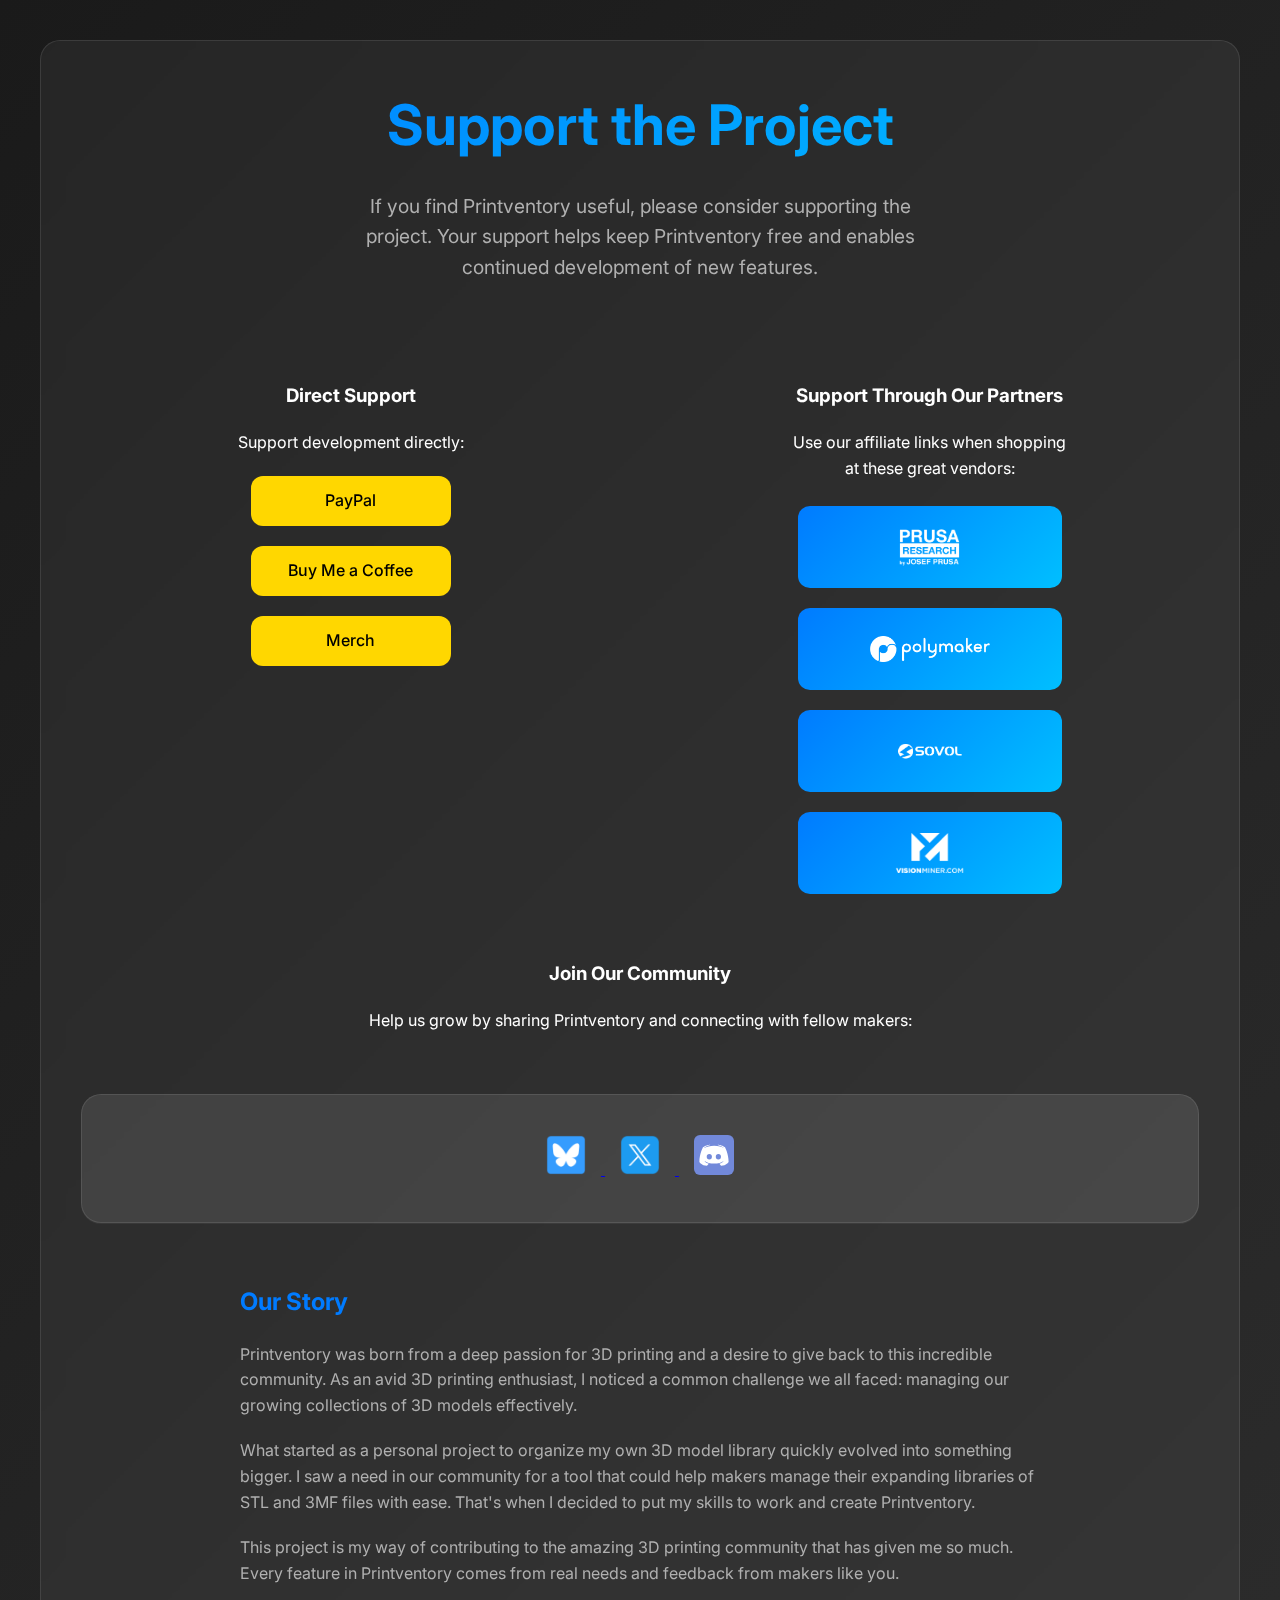
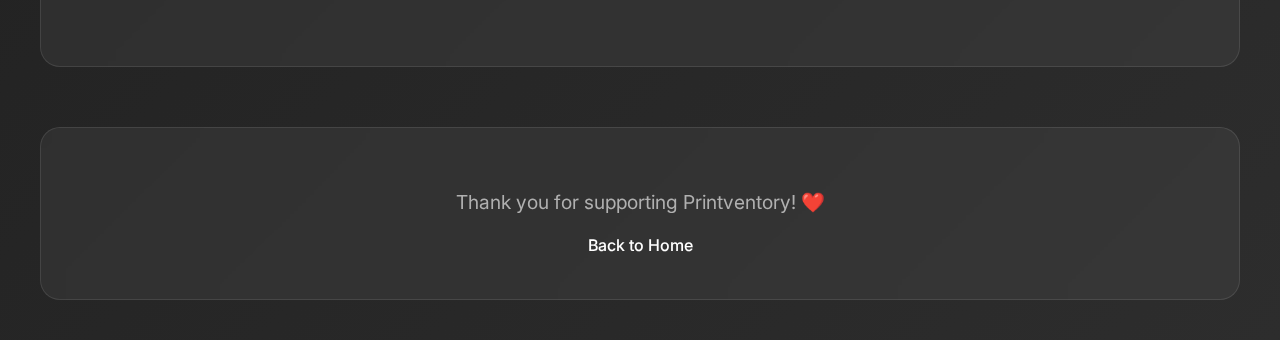
<file: support.html>
<!DOCTYPE html>
<html lang="en">
    <head>
        <meta charset="UTF-8" />
        <meta name="viewport" content="width=device-width, initial-scale=1.0" />
        <title>Support Printventory - 3D Model Manager</title>
        <link rel="stylesheet" href="https://fonts.googleapis.com/css2?family=Inter:wght@400;500;600;700&display=swap" />
        <link rel="stylesheet" href="styles.css" />
        <link rel="icon" href="favicon.ico" type="image/x-icon" />
    </head>
    <body>
        <div class="container">
            <div class="support-section">
                <div class="hero-section">
                    <h1>Support the Project</h1>
                    <p>If you find Printventory useful, please consider supporting the project. Your support helps keep Printventory free and enables continued development of new features.</p>
                </div>
                <div class="support-options">
                    <div class="direct-support">
                        <h3>Direct Support</h3>
                        <p>Support development directly:</p>
                        <div class="donate-buttons" style="flex-direction: column;">
                            <a href="https://www.paypal.com/donate/?hosted_button_id=DTG4XVHF47K2E" target="_blank" class="donate-button">PayPal</a>
                            <a href="https://www.buymeacoffee.com/printventory" target="_blank" class="donate-button">Buy Me a Coffee</a>
                            <a href="https://printventory-shop.fourthwall.com/" target="_blank" class="donate-button">Merch</a>
                        </div>
                    </div>
                    <div class="affiliate-support">
                        <h3>Support Through Our Partners</h3>
                        <p>
                            Use our affiliate links when shopping<br />
                            at these great vendors:
                        </p>
                        <div class="affiliate-links">
                            <a href="https://www.prusa3d.com/#a_aid=Printventory" target="_blank" class="affiliate-link"> <img src="prusa.png" alt="Support via Prusa" /> </a>
                            <a href="https://us.polymaker.com?aff=1033" target="_blank" class="affiliate-link"> <img src="polymaker.png" alt="Support via Polymaker" /> </a>
                            <a href="https://sovol3d.com?sca_ref=8022212.uB3pwbgo9B" target="_blank" class="affiliate-link"> <img src="sovol.png" alt="Support via Sovol" /> </a>
                            <a href="https://visionminer.com/printventory" target="_blank" class="affiliate-link"> <img src="vm.png" alt="Support via Vision Miner" /> </a>
                        </div>
                    </div>
                </div>
                <div class="spread-word">
                    <h3>Join Our Community</h3>
                    <p>Help us grow by sharing Printventory and connecting with fellow makers:</p>
                    <div class="social-links">
                        <a href="https://bsky.app/profile/printventory.com" target="_blank"> <img src="BlueSky.png" alt="Follow us on Bluesky" /> </a>
                        <a href="https://x.com/printventory" target="_blank"> <img src="X.png" alt="Follow us on X" /> </a>
                        <a href="https://discord.com/invite/JXcZHT77ua" target="_blank" class="discord-link"> <img src="discord.svg" alt="Join our Discord" /> </a>
                    </div>
                </div>
                <div class="story-section">
                    <h2>Our Story</h2>
                    <p>
                        Printventory was born from a deep passion for 3D printing and a desire to give back to this incredible community. As an avid 3D printing enthusiast, I noticed a common challenge we all faced: managing our growing
                        collections of 3D models effectively.
                    </p>
                    <p>
                        What started as a personal project to organize my own 3D model library quickly evolved into something bigger. I saw a need in our community for a tool that could help makers manage their expanding libraries of STL
                        and 3MF files with ease. That's when I decided to put my skills to work and create Printventory.
                    </p>
                    <p>This project is my way of contributing to the amazing 3D printing community that has given me so much. Every feature in Printventory comes from real needs and feedback from makers like you.</p>
                </div>
            </div>
            <footer>
                <p>Thank you for supporting Printventory! ❤️</p>
                <a href="index.html">Back to Home</a>
            </footer>
        </div>
        <script async src="https://www.googletagmanager.com/gtag/js?id=G-KJ2X0SQYQV"></script>
        <script>
            window.dataLayer = window.dataLayer || [];
            function gtag() {
                dataLayer.push(arguments);
            }
            gtag("js", new Date());
            gtag("config", "G-KJ2X0SQYQV");
        </script>
    </body>
</html>
</file>
<file: styles.css>
body {
    margin: 0;
    padding: 0;
    font-family: 'Inter', sans-serif;
    background: linear-gradient(135deg, #1a1a1a, #2d2d2d);
    color: #fff;
    line-height: 1.6;
}

.container {
    max-width: 1200px;
    margin: 0 auto;
    padding: 40px 20px;
}

header {
    text-align: center;
    padding: 60px 0;
    position: relative;
}

.logo {
    max-width: 250px;
    height: auto;
    filter: drop-shadow(0 4px 6px rgba(0, 0, 0, 0.1));
}

.download-section {
    text-align: center;
    margin: 60px 0;
    padding: 40px;
    background: rgba(255, 255, 255, 0.05);
    border-radius: 20px;
    backdrop-filter: blur(10px);
    border: 1px solid rgba(255, 255, 255, 0.1);
}

.download-buttons {
    display: flex;
    justify-content: center;
    gap: 20px;
    margin: 30px 0;
}

.download-button {
    padding: 16px 32px;
    background: linear-gradient(135deg, #007bff, #00bfff);
    color: white;
    text-decoration: none;
    border-radius: 12px;
    transition: all 0.3s ease;
    font-weight: 500;
    display: flex;
    align-items: center;
    gap: 10px;
}

.download-button:hover {
    transform: translateY(-2px);
    box-shadow: 0 8px 20px rgba(0, 123, 255, 0.3);
}

h1 {
    text-align: center;
    font-size: 3.5em;
    margin: 0;
    background: linear-gradient(135deg, #007bff, #00bfff);
    -webkit-background-clip: text;
    -webkit-text-fill-color: transparent;
    margin-bottom: 20px;
}

.warning-box {
    background: rgba(255, 215, 0, 0.1);
    border-radius: 10px;
    padding: 15px 20px;
    margin-bottom: 20px;
    border: 1px solid rgba(255, 215, 0, 0.2);
    color: #FFD700;
    text-align: center;
}

.warning-box a {
    color: #00bfff;
    text-decoration: none;
}

.warning-box a:hover {
    text-decoration: underline;
    border: 1px solid rgba(255, 215, 0, 0.2);
    color: #ffd700;
    padding: 20px;
    margin: 20px 0;
    border-radius: 12px;
    text-align: center;
}

.discord-link {
    color: #7289da;
    text-decoration: none;
    font-weight: bold;
}

.discord-link:hover {
    text-decoration: underline;
}

footer {
    text-align: center;
    padding: 40px;
    background: rgba(255, 255, 255, 0.05);
    border-radius: 20px;
    backdrop-filter: blur(10px);
    border: 1px solid rgba(255, 255, 255, 0.1);
    margin-top: 60px;
}

footer p {
    color: #b0b0b0;
    margin-bottom: 15px;
    font-size: 1.2em;
}

footer img {
    height: 35px;
}

footer .social-media img {
    filter: none;
}

footer a {
    text-decoration: none;
    color: #fff;
    font-weight: 500;
}

footer a:hover {
    text-decoration: underline;
}

.version-info {
    margin-bottom: 20px;
    color: #b0b0b0;
    font-size: 1.1em;
    background: rgba(255, 255, 255, 0.03);
    display: inline-block;
    padding: 8px 16px;
    border-radius: 8px;
    border: 1px solid rgba(255, 255, 255, 0.05);
}

.version-info p {
    margin: 0;
}

.version-number {
    color: #00bfff;
    font-weight: 500;
}

.social-links {
    text-align: center;
    margin: 60px 0;
    padding: 40px;
    background: rgba(255, 255, 255, 0.05);
    border-radius: 20px;
    backdrop-filter: blur(10px);
    border: 1px solid rgba(255, 255, 255, 0.1);
}

.affiliate-links {
    display: flex;
    justify-content: center;
    flex-wrap: wrap;
    gap: 20px;
    margin: 25px auto;
    max-width: 800px;
}

.affiliate-link {
    padding: 16px 32px;
    width: 200px;
    height: 50px;
    background: linear-gradient(135deg, #007bff, #00bfff);
    color: white;
    text-decoration: none;
    border-radius: 12px;
    transition: all 0.3s ease;
    font-weight: 500;
    display: flex;
    align-items: center;
    justify-content: center;
    gap: 10px;
}

.affiliate-link:hover {
    transform: translateY(-2px);
    box-shadow: 0 8px 20px rgba(0, 123, 255, 0.3);
}

.affiliate-link img {
    height: 40px;
    max-width: 120px;
    object-fit: contain;
    filter: brightness(0) invert(1);
}

.social-links p {
    color: #b0b0b0;
    margin-bottom: 20px;
    font-size: 1.2em;
}

.support-text {
    margin: 30px 0 15px;
    color: #b0b0b0;
    font-size: 1.2em;
}

.features {
    padding: 40px;
    background: rgba(255, 255, 255, 0.05);
    border-radius: 20px;
    backdrop-filter: blur(10px);
    border: 1px solid rgba(255, 255, 255, 0.1);
    margin: 60px 0;
    display: grid;
    grid-template-columns: repeat(4, 1fr);
    gap: 20px;
}

.social-links img {
    height: 40px;
    margin: 0 15px;
    transition: transform 0.3s;
}

.social-links img:hover {
    transform: scale(1.15);
}

.hero-section {
    text-align: center;
    margin-bottom: 80px;
}

.hero-section h1 {
    font-size: 3.5em;
    margin: 0;
    background: linear-gradient(135deg, #007bff, #00bfff);
    -webkit-background-clip: text;
    -webkit-text-fill-color: transparent;
    margin-bottom: 20px;
}

.hero-section p {
    font-size: 1.2em;
    color: #b0b0b0;
    max-width: 600px;
    margin: 0 auto 40px;
}

/* Media Queries */
@media (max-width: 1024px) {
    .features {
        grid-template-columns: repeat(2, 1fr);
    }
}

@media (max-width: 768px) {
    .features {
        grid-width: 1fr;
    }
}

/* Hero Background and Carousel */
.hero-background {
    position: absolute;
    top: 0;
    left: 0;
    width: 100%;
    height: 1000px;
    overflow: hidden;
    z-index: -1;
}

.carousel {
    position: relative;
    width: 100%;
    height: 100%;
}

.carousel-slide {
    position: absolute;
    top: 0;
    left: 0;
    width: 100%;
    height: 100%;
    opacity: 0;
    transition: opacity 1s ease-in-out;
}

.carousel-slide.active {
    opacity: 1;
}

.carousel-slide img {
    width: 100%;
    height: 100%;
    object-fit: contain;
    filter: brightness(0.45) blur(1px);
    background-color: rgba(26, 26, 26, 0.9);
}

.header-content {
    position: relative;
    z-index: 1;
    padding: 60px 0;
    background: linear-gradient(to bottom, rgba(26, 26, 26, 0.8), rgba(26, 26, 26, 0.5));
}

.hero-background::after {
    content: '';
    position: absolute;
    top: 0;
    left: 0;
    width: 100%;
    height: 100%;
    background: linear-gradient(to bottom, 
        rgba(26, 26, 26, 0) 0%,
        rgba(26, 26, 26, 0.7) 90%,
        rgba(26, 26, 26, 0.95) 100%
    );
}

/* Features Section */
.feature-section {
    padding: 15px;
    text-align: left;
    min-width: 0;
}

.feature-section h3 {
    font-size: 1.4em;
    margin-bottom: 1em;
    background: linear-gradient(135deg, #007bff, #00bfff);
    -webkit-background-clip: text;
    -webkit-text-fill-color: transparent;
    font-weight: 700;
}

.feature-section ul {
    list-style: none;
    padding: 0;
    margin: 0;
    display: flex;
    flex-direction: column;
    gap: 15px;
}

.feature-section li {
    font-size: 0.95em;
    padding: 12px;
    background: rgba(255, 255, 255, 0.05);
    border-radius: 12px;
    transition: all 0.3s ease;
    border: 1px solid rgba(255, 255, 255, 0.1);
    color: #e0e0e0;
}

.feature-section li:hover {
    background: rgba(255, 255, 255, 0.1);
    transform: translateX(5px);
}

.warning {
    color: #ffd700;
    background: rgba(255, 215, 0, 0.1);
    border: 1px solid rgba(255, 215, 0, 0.2);
    padding: 15px;
    border-radius: 12px;
    margin: 20px 0;
    font-size: 0.9em;
} 
.story-section {
    max-width: 800px;
    margin: 0 auto 40px;
    text-align: left;
}

.story-section h2 {
    color: #007bff;
    margin-bottom: 20px;
}

.story-section p {
    color: #b0b0b0;
    line-height: 1.6;
    margin-bottom: 20px;
}

.support-section {
    padding: 40px;
    background: rgba(255, 255, 255, 0.05);
    border-radius: 20px;
    backdrop-filter: blur(10px);
    border: 1px solid rgba(255, 255, 255, 0.1);

}

.support-options {
    display: grid;
    grid-template-columns: 1fr 1fr;
    gap: 40px;
    margin: 40px 0;
}

.direct-support, .affiliate-support {
    text-align: center;
}

.donate-button {
    display: inline-block;
    transition: transform 0.3s;
}

.donate-button:hover {
    transform: scale(1.05);
}

.spread-word {
    text-align: center;
    margin-top: 40px;
}

@media (max-width: 768px) {
    .support-options {
        grid-template-columns: 1fr;
    }
}

.warning {
    color: #ffd700;
    background: rgba(255, 215, 0, 0.1);
    border: 1px solid rgba(255, 215, 0, 0.2);
    padding: 15px;
    border-radius: 12px;
    margin: 20px 0;
    font-size: 0.9em;
}

.screenshot-gallery {
    padding: 2rem 0;
    text-align: center;
}

.gallery-grid {
    display: grid;
    grid-template-columns: repeat(auto-fit, minmax(300px, 1fr));
    gap: 1rem;
    padding: 1rem;
    max-width: 1200px;
    margin: 0 auto;
}

.gallery-item {
    cursor: pointer;
    transition: transform 0.3s ease;
    border-radius: 8px;
    overflow: hidden;
}

.gallery-item:hover {
    transform: scale(1.02);
}

.gallery-item img {
    width: 100%;
    height: 100%;
    object-fit: cover;
    border-radius: 8px;
}

.lightbox {
    display: none;
    position: fixed;
    top: 0;
    left: 0;
    width: 100%;
    height: 100%;
    background-color: rgba(0, 0, 0, 0.9);
    z-index: 1000;
    justify-content: center;
    align-items: center;
}

.lightbox-content {
    max-width: 90%;
    max-height: 90vh;
}

.lightbox-content img {
    max-width: 100%;
    max-height: 90vh;
    object-fit: contain;
}

.close-lightbox {
    position: absolute;
    top: 15px;
    right: 25px;
    color: #fff;
    font-size: 35px;
    cursor: pointer;
}

@media (max-width: 768px) {
    .gallery-grid {
        grid-template-columns: 1fr;
        padding: 0.5rem;
    }
    
    .lightbox-content {
        max-width: 95%;
    }
}

.feature-section.full-width {
    grid-column: 1 / -1;
    margin-top: 20px;
    padding-top: 30px;
    border-top: 1px solid rgba(255, 255, 255, 0.1);
}

.feature-section .gallery-grid {
    margin-top: 20px;
    display: grid;
    grid-template-columns: repeat(3, 1fr);
    gap: 1rem;
}

@media (max-width: 1024px) {
    .features {
        grid-template-columns: repeat(2, 1fr);
    }
    
    .feature-section .gallery-grid {
        grid-template-columns: repeat(2, 1fr);
    }
}

@media (max-width: 768px) {
    .features {
        grid-template-columns: 1fr;
    }
    
    .feature-section .gallery-grid {
        grid-template-columns: 1fr;
    }
}

/* Donation buttons styling */
.donate-buttons {
    display: flex;
    flex-direction: column;
    align-items: center;
    gap: 20px;
    margin: 20px 0;
}

.donate-button {
    width: 200px;
    height: 50px;
    background: #ffd700;
    color: #000;
    text-decoration: none;
    border-radius: 12px;
    font-weight: 500;
    display: flex;
    align-items: center;
    justify-content: center;
    transition: transform 0.3s ease;
}

.donate-button:hover {
    transform: translateY(-2px);
    box-shadow: 0 8px 20px rgba(0, 0, 0, 0.3);
}

.supporters-bar {
    position: fixed;
    bottom: 0;
    left: 0;
    width: 100%;
    background-color: rgba(0, 0, 0, 0.8);
    color: #fff;
    padding: 10px 0;
    z-index: 1000;
    overflow: hidden;
}

.supporters-container {
    display: flex;
    align-items: center;
    white-space: nowrap;
    animation: scroll 60s linear infinite;
}

.supporters-title {
    font-weight: bold;
    margin-right: 20px;
    padding-left: 20px;
}

.supporters-list {
    display: inline-flex;
    gap: 20px;
}

@keyframes scroll {
    0% {
        transform: translateX(0);
    }
    100% {
        transform: translateX(-100%);
    }
}
</file>
